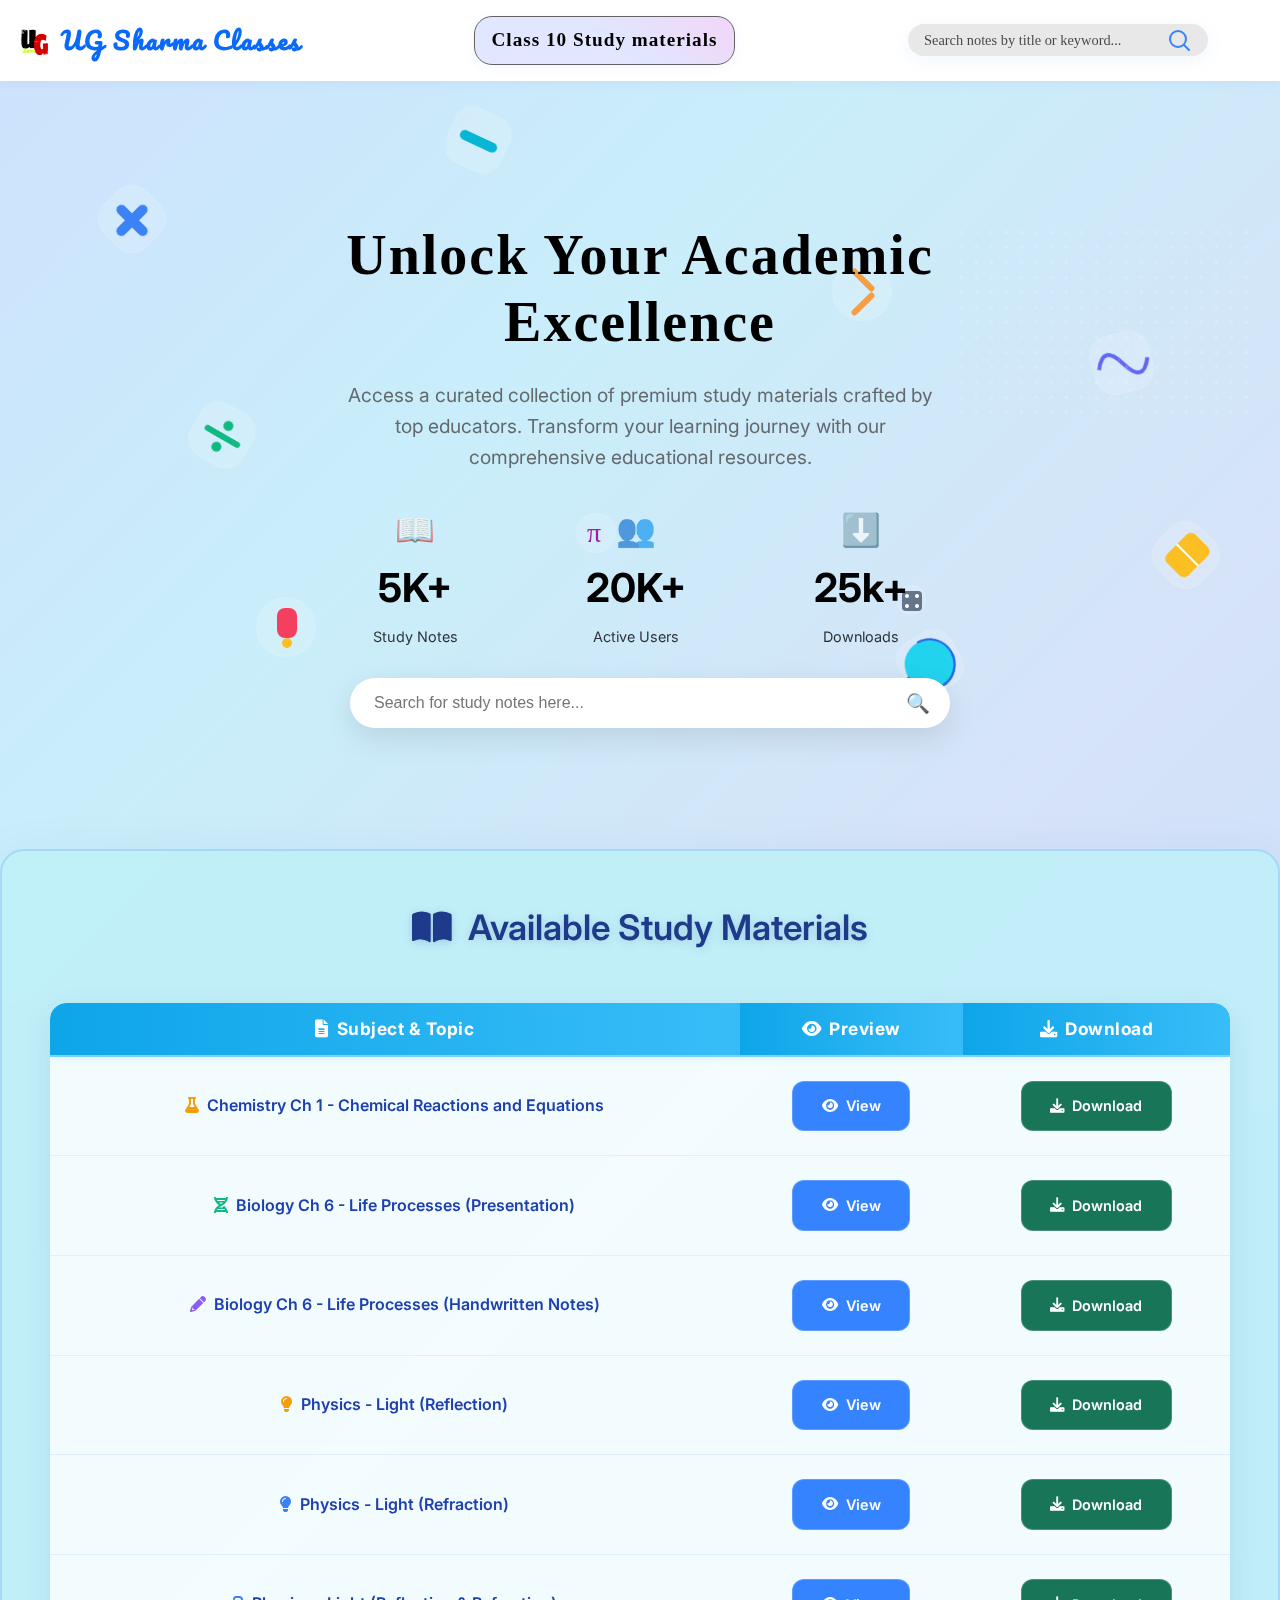
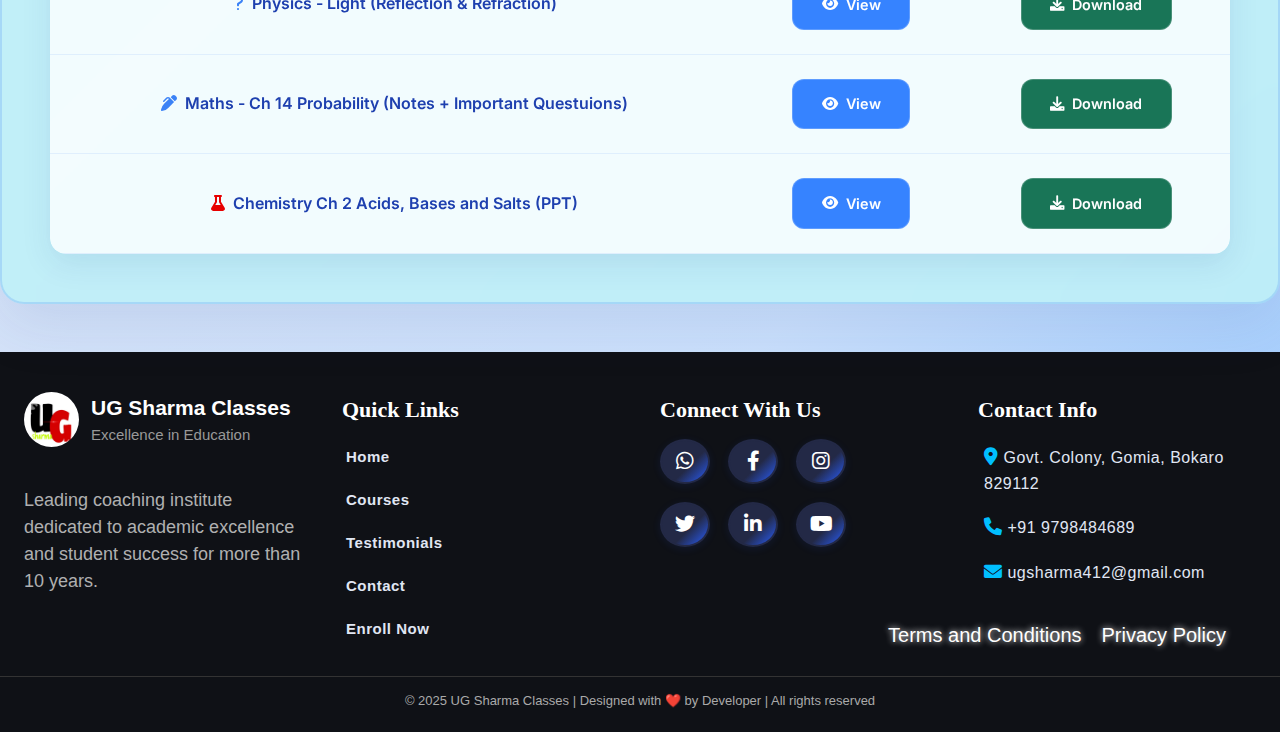
<file: class 10.html>
<!DOCTYPE html>
<html lang="en">

<head>
    <meta charset="UTF-8">
    <meta name="viewport" content="width=device-width, initial-scale=1.0">
    <title>UG Sharma Classes - Unlock Your Academic Excellence</title>
    <link rel="stylesheet" href="css (notes & ppts).css">
    <!-- Standard Favicon -->
    <link rel="icon" href="images/favicon.ico" type="image/x-icon">
    <link rel="shortcut icon" href="images/favicon.ico" type="image/x-icon">

    <!-- PNG Icons for Various Sizes -->
    <link rel="icon" type="image/png" sizes="32x32" href="images/favicon-32x32.png">
    <link rel="icon" type="image/png" sizes="96x96" href="images/favicon-96x96.png">
    <link rel="icon" type="image/png" sizes="16x16" href="images/favicon-16x16.png">

    <!-- Apple Touch Icon -->
    <link rel="apple-touch-icon" sizes="180x180" href="images/apple-touch-icon.png">

    <!-- Web Manifest -->
    <link rel="manifest" href="images/site.webmanifest">

    
    <meta name="description"
        content="Access thousands of high-quality study notes, educational resources, and academic materials For Class 10. Download instantly and boost your learning experience.">
    <meta name="keywords"
        content="study notes, educational resources, academic materials, download notes, learning resources, student notes for Class 10">
    <!-- Add Google Fonts -->
    <link href="https://fonts.googleapis.com/css2?family=Inter:wght@400;600;700&family=Pacifico&display=swap"
        rel="stylesheet">
    <link rel="preconnect" href="https://fonts.googleapis.com">
    <link rel="preconnect" href="https://fonts.gstatic.com" crossorigin>
    <!-- Font Awesome CDN for Icons -->
    <link rel="stylesheet" href="https://cdnjs.cloudflare.com/ajax/libs/font-awesome/6.0.0/css/all.min.css">

    <!-- Google Analystics -->
    <script async src="https://www.googletagmanager.com/gtag/js?id=G-T4TV6S9CF6"></script>
    <script>
        window.dataLayer = window.dataLayer || [];
        function gtag() { dataLayer.push(arguments); }
        gtag('js', new Date());
        gtag('config', 'G-T4TV6S9CF6');
    </script>

    <!-- Google Tag Manager -->
    <script>(function (w, d, s, l, i) {
            w[l] = w[l] || []; w[l].push({
                'gtm.start':
                    new Date().getTime(), event: 'gtm.js'
            }); var f = d.getElementsByTagName(s)[0],
                j = d.createElement(s), dl = l != 'dataLayer' ? '&l=' + l : ''; j.async = true; j.src =
                    'https://www.googletagmanager.com/gtm.js?id=' + i + dl; f.parentNode.insertBefore(j, f);
        })(window, document, 'script', 'dataLayer', 'GTM-PB2L4GMF');</script>
    <!-- End Google Tag Manager -->

</head>

<body>

    <!-- Google Tag Manager (noscript) -->
    <noscript><iframe src="https://www.googletagmanager.com/ns.html?id=GTM-PB2L4GMF" height="0" width="0"
            style="display:none;visibility:hidden"></iframe></noscript>

    <div id="progressBar"></div>

    <!-- Header -->
    <header class="header">
        <div class="header-container">
            <a href="#" class="logo" style="display: flex; align-items: center; gap: 0.5rem;">
                <img src="images/logo.png" alt="UG Sharma Logo"
                    style="height: 36px; width: 36px; object-fit: contain; margin-left: -55px;">
                UG Sharma Classes
            </a>

            <div id="heading">
                <h2>Class 10 Study materials</h2>
            </div>

            <div class="search-box">
                <input type="text" placeholder="Search notes by title or keyword..." class="header-search-input">
                <span class="search-icon">
                    <svg width="22" height="22" viewBox="0 0 22 22" fill="none">
                        <circle cx="10" cy="10" r="8" stroke="#3b82f6" stroke-width="2" />
                        <line x1="16" y1="16" x2="21" y2="21" stroke="#3b82f6" stroke-width="2"
                            stroke-linecap="round" />
                    </svg>
                </span>
            </div>
        </div>
    </header>

    <!-- Hero Section -->
    <section class="hero">
        <div class="floating-shapes">
            <!-- Educational SVG icons replacing abstract shapes -->
            <div class="shape" style="top:15%;left:8%;width:60px;height:60px;">
                <!-- Addition (+) -->
                <svg width="60" height="60" viewBox="0 0 60 60" fill="none">
                    <rect x="25" y="10" width="10" height="40" rx="5" fill="#3b82f6" />
                    <rect x="10" y="25" width="40" height="10" rx="5" fill="#3b82f6" />
                </svg>
            </div>
            <div class="shape" style="top:4%;left:35%;width:60px;height:60px;">
                <!-- Subtraction (-) -->
                <svg width="60" height="60" viewBox="0 0 60 60" fill="none">
                    <rect x="10" y="25" width="40" height="10" rx="5" fill="#06b6d4" />
                </svg>
            </div>
            <div class="shape" style="top:25%;left:65%;width:60px;height:60px;">
                <!-- Multiplication (×) -->
                <svg width="60" height="60" viewBox="0 0 60 60" fill="none">
                    <rect x="15" y="15" width="30" height="6" rx="3" fill="#f59e42" transform="rotate(45 30 18)" />
                    <rect x="15" y="39" width="30" height="6" rx="3" fill="#f59e42" transform="rotate(-45 30 42)" />
                </svg>
            </div>
            <div class="shape" style="top:45%;left:15%;width:60px;height:60px;">
                <!-- Division (÷) -->
                <svg width="60" height="60" viewBox="0 0 60 60" fill="none">
                    <circle cx="30" cy="18" r="5" fill="#10b981" />
                    <rect x="10" y="27" width="40" height="6" rx="3" fill="#10b981" />
                    <circle cx="30" cy="42" r="5" fill="#10b981" />
                </svg>
            </div>
            <div class="shape" style="top:35%;right:10%;width:60px;height:60px;">
                <!-- Sine wave (sin) -->
                <svg width="60" height="60" viewBox="0 0 60 60" fill="none">
                    <path d="M5 30 Q15 5, 30 30 T55 30" stroke="#6366f1" stroke-width="4" fill="none" />
                </svg>
            </div>
            <div class="shape" style="bottom:20%;left:20%;width:60px;height:60px;">
                <!-- Beaker (science) -->
                <svg width="60" height="60" viewBox="0 0 60 60" fill="none">
                    <rect x="20" y="10" width="20" height="30" rx="8" fill="#f43f5e" />
                    <rect x="25" y="40" width="10" height="10" rx="5" fill="#fbbf24" />
                </svg>
            </div>
            <div class="shape" style="bottom:15%;right:25%;width:60px;height:60px;">
                <!-- Globe (geography) -->
                <svg width="60" height="60" viewBox="0 0 60 60" fill="none">
                    <circle cx="30" cy="30" r="25" fill="#22d3ee" />
                    <path d="M30 5 A25 25 0 0 1 30 55" stroke="#2563eb" stroke-width="2" />
                    <path d="M5 30 A25 25 0 0 1 55 30" stroke="#2563eb" stroke-width="2" />
                </svg>
            </div>
            <div class="shape" style="top:60%;left:45%;width:40px;height:40px;">
                <!-- Pi symbol (π) -->
                <svg width="40" height="40" viewBox="0 0 40 40" fill="none">
                    <text x="10" y="28" font-size="28" fill="#a21caf" font-family="serif">π</text>
                </svg>
            </div>
            <div class="shape" style="bottom:30%;right:5%;width:60px;height:60px;">
                <!-- Book -->
                <svg width="60" height="60" viewBox="0 0 60 60" fill="none">
                    <rect x="10" y="15" width="40" height="30" rx="6" fill="#fbbf24" />
                    <line x1="30" y1="15" x2="30" y2="45" stroke="#fff" stroke-width="2" />
                </svg>
            </div>
            <div class="shape" style="top:70%;left:70%;width:30px;height:30px;">
                <!-- Calculator -->
                <svg width="30" height="30" viewBox="0 0 30 30" fill="none">
                    <rect x="5" y="5" width="20" height="20" rx="4" fill="#64748b" />
                    <circle cx="10" cy="10" r="2" fill="#fff" />
                    <circle cx="20" cy="10" r="2" fill="#fff" />
                    <circle cx="10" cy="20" r="2" fill="#fff" />
                    <circle cx="20" cy="20" r="2" fill="#fff" />
                </svg>
            </div>
            <div class="dots"></div>
        </div>

        <div class="hero-container">
            <div class="hero-content">
                <h1 class="hero-title">Unlock Your Academic Excellence</h1>
                <p class="hero-description">
                    Access a curated collection of premium study materials crafted by top educators. Transform your
                    learning journey with our comprehensive educational resources.
                </p>

                <div class="stats">
                    <div class="stat-item">
                        <div class="stat-icon">📖</div>
                        <span class="stat-number">5K+</span>
                        <div class="stat-label">Study Notes</div>
                    </div>
                    <div class="stat-item">
                        <div class="stat-icon">👥</div>
                        <span class="stat-number">20K+</span>
                        <div class="stat-label">Active Users</div>
                    </div>
                    <div class="stat-item">
                        <div class="stat-icon">⬇️</div>
                        <span class="stat-number">25k+</span>
                        <div class="stat-label">Downloads</div>
                    </div>
                </div>

                <div class="hero-search">
                    <div class="hero-search-box">
                        <input type="text" id="searchInput" placeholder="Search for study notes here...">
                        <span class="hero-search-icon">🔍</span>
                    </div>
                </div>


            </div>
        </div>
    </section>

    <!--Main Section-->
    <section class="files-section loading">
        <h2><i class="fas fa-book-open" style="margin-right: 1rem;"></i>Available Study Materials</h2>
        <div class="table-container">
            <table id="notesTable">
                <thead>
                    <tr>
                        <th><i class="fas fa-file-alt" style="margin-right: 0.5rem;"></i>Subject & Topic</th>
                        <th><i class="fas fa-eye" style="margin-right: 0.5rem;"></i>Preview</th>
                        <th><i class="fas fa-download" style="margin-right: 0.5rem;"></i>Download</th>
                    </tr>
                </thead>
                <tbody>
                    <tr>
                        <td data-label="Subject & Topic">
                            <span><i class="fas fa-flask" style="margin-right: 0.5rem; color: #f59e0b;"></i>Chemistry Ch
                                1 - Chemical
                                Reactions and Equations</span>
                        </td>
                        <td data-label="Preview">
                            <a href="/PPTs/Class 10 chemistry chapter 1 PPT.pdf" target="_blank" class="btn btn-view">
                                <i class="fas fa-eye"></i>View
                            </a>
                        </td>
                        <td data-label="Download">
                            <a href="/PPTs/Class 10 chemistry chapter 1 PPT.pdf" download class="btn btn-download">
                                <i class="fas fa-download"></i>Download
                            </a>
                        </td>
                    </tr>

                    <tr>
                        <td data-label="Subject & Topic">
                            <span><i class="fas fa-dna" style="margin-right: 0.5rem; color: #10b981;"></i>Biology Ch 6 -
                                Life
                                Processes (Presentation)</span>
                        </td>
                        <td data-label="Preview">
                            <a href="/PPTs/CLASS 10 LIFE PROCESS-1-67.pdf" target="_blank" class="btn btn-view">
                                <i class="fas fa-eye"></i>View
                            </a>
                        </td>
                        <td data-label="Download">
                            <a href="/PPTs/CLASS 10 LIFE PROCESS-1-67.pdf" download class="btn btn-download">
                                <i class="fas fa-download"></i>Download
                            </a>
                        </td>
                    </tr>

                    <tr>
                        <td data-label="Subject & Topic">
                            <span><i class="fas fa-pencil-alt" style="margin-right: 0.5rem; color: #8b5cf6;"></i>Biology
                                Ch 6 - Life
                                Processes (Handwritten Notes)</span>
                        </td>
                        <td data-label="Preview">
                            <a href="/notes/CLASS 10 LIFE PROCESSES .pdf" target="_blank" class="btn btn-view">
                                <i class="fas fa-eye"></i>View
                            </a>
                        </td>
                        <td data-label="Download">
                            <a href="/notes/CLASS 10 LIFE PROCESSES .pdf" download class="btn btn-download">
                                <i class="fas fa-download"></i>Download
                            </a>
                        </td>
                    </tr>

                    <tr>
                        <td data-label="Subject & Topic">
                            <span><i class="fas fa-lightbulb" style="margin-right: 0.5rem; color: #f59e0b;"></i>Physics
                                - Light
                                (Reflection)</span>
                        </td>
                        <td data-label="Preview">
                            <a href="/PPTs/class 10 light (Reflection).pdf" target="_blank" class="btn btn-view">
                                <i class="fas fa-eye"></i>View
                            </a>
                        </td>
                        <td data-label="Download">
                            <a href="/PPTs/class 10 light (Reflection).pdf" download class="btn btn-download">
                                <i class="fas fa-download"></i>Download
                            </a>
                        </td>
                    </tr>

                    <tr>
                        <td data-label="Subject & Topic">
                            <span><i class="fas fa-lightbulb" style="margin-right: 0.5rem; color: #3b82f6;"></i>Physics
                                - Light
                                (Refraction)</span>
                        </td>
                        <td data-label="Preview">
                            <a href="/PPTs/CLASS !0 LIGHT (REFRACTION).pdf" target="_blank" class="btn btn-view">
                                <i class="fas fa-eye"></i>View
                            </a>
                        </td>
                        <td data-label="Download">
                            <a href="/PPTs/CLASS !0 LIGHT (REFRACTION).pdf" download class="btn btn-download">
                                <i class="fas fa-download"></i>Download
                            </a>
                        </td>
                    </tr>

                    <tr>
                        <td data-label="Subject & Topic">
                            <span><i class="fas fa-question" style="margin-right: 0.5rem; color: #3b82f6;"></i>Physics -
                                Light
                                (Reflection & Refraction)</span>
                        </td>
                        <td data-label="Preview">
                            <a href="notes/CLASS 10 LIGHT PYQ QUESTIONS.pdf" target="_blank" class="btn btn-view">
                                <i class="fas fa-eye"></i>View
                            </a>
                        </td>
                        <td data-label="Download">
                            <a href="notes/CLASS 10 LIGHT PYQ QUESTIONS.pdf" download class="btn btn-download">
                                <i class="fas fa-download"></i>Download
                            </a>
                        </td>
                    </tr>



                    <tr>
                        <td data-label="Subject & Topic">
                            <span><i class="fas fa-pen-alt" style="margin-right: 0.5rem; color: #3b82f6;"></i>Maths - Ch
                                14 Probability (Notes + Important Questuions)</span>
                        </td>
                        <td data-label="Preview">
                            <a href="notes/CLASS 10 PROBABILITY.pdf" target="_blank" class="btn btn-view">
                                <i class="fas fa-eye"></i>View
                            </a>
                        </td>
                        <td data-label="Download">
                            <a href="notes/CLASS 10 PROBABILITY.pdf" download class="btn btn-download">
                                <i class="fas fa-download"></i>Download
                            </a>
                        </td>
                    </tr>

                     <tr>
                        <td data-label="Subject & Topic">
                            <span><i class="fas fa-flask" style="margin-right: 0.5rem; color: #e70000;"></i>Chemistry Ch 2 Acids, Bases and Salts (PPT)</span>
                        </td>
                        <td data-label="Preview">
                            <a href="PPTs/CLASS 10  ACIDS BASES AND SALTS.pdf" target="_blank" class="btn btn-view">
                                <i class="fas fa-eye"></i>View
                            </a>
                        </td>
                        <td data-label="Download">
                            <a href="PPTs/CLASS 10  ACIDS BASES AND SALTS.pdf" download class="btn btn-download">
                                <i class="fas fa-download"></i>Download
                            </a>
                        </td>
                    </tr>


                </tbody>
            </table>
        </div>
    </section>

    <button id="scrollTopBtn" onclick="scrollTopFunction()">
        <i class="fas fa-chevron-up"></i>
    </button>


    <!--Footer Starts-->
    <footer class="custom-footer">
        <div class="footer-container">
            <!-- Logo & Description -->
            <div class="footer-column">
                <div class="footer-logo">
                    <img src="/images/logo.png" alt="UG Logo" class="footer-logo-img">
                    <div>
                        <h3 class="footer-title">UG Sharma Classes</h3>
                        <p class="footer-subtext">Excellence in Education</p>
                    </div>
                </div>
                <p class="footer-description">
                    Leading coaching institute dedicated to academic excellence and student success for more
                    than 10
                    years.
                </p>
            </div>

            <!-- Quick Links -->
            <div class="footer-column">
                <h4 class="footer-heading">Quick Links</h4>
                <ul class="footer-links">
                    <li><a href="index.html">Home</a></li>
                    <li><a href="courses.html">Courses</a></li>
                    <li><a href="Testimonials.html">Testimonials</a></li>
                    <li><a href="contact.html">Contact</a></li>
                    <li><a href="enroll page.html">Enroll Now</a></li>
                </ul>
            </div>

            <!-- Social Media -->
            <div class="footer-column">
                <h4 class="footer-heading">Connect With Us</h4>
                <div class="social-icons">
                    <a href="https://whatsapp.com/channel/0029VbAwN2Y2kNFmk7hMjp44" class="whatsapp"><i
                            class="fab fa-whatsapp"></i></a>
                    <a href="https://www.facebook.com/profile.php?id=61574797906927" class="facebook"><i
                            class="fab fa-facebook-f"></i></a>
                    <a href="https://www.instagram.com/ug_sharma_classes/" class="instagram"><i
                            class="fab fa-instagram"></i></a>
                    <a href="https://x.com/UGSharmaClasses" class="twitter"><i class="fab fa-twitter"></i></a>
                    <a href="#" class="linkedin"><i class="fab fa-linkedin-in"></i></a>
                    <a href="https://www.youtube.com/channel/UCnQkp59gl8kYSwRT4R4Mi_A" class="youtube"><i
                            class="fab fa-youtube"></i></a>
                </div>
            </div>

            <!-- Contact Info -->
            <div class="footer-column">
                <h4 class="footer-heading">Contact Info</h4>
                <ul class="footer-contact">
                    <li><i class="fas fa-map-marker-alt"></i> Govt. Colony, Gomia, Bokaro 829112</li>
                    <li><i class="fas fa-phone"></i> +91 9798484689</li>
                    <li><i class="fas fa-envelope"></i> ugsharma412@gmail.com</li>
                </ul>
            </div>
        </div>

        <div class="footer-bottom-links">
            <a href="terms and conditions.html">Terms and Conditions</a>
            <a href="private policy.html">Privacy Policy</a>
        </div>

        <div class="footer-bottom-bar">
            &copy; 2025 UG Sharma Classes | Designed with ❤️ by Developer | All rights reserved
        </div>
    </footer>


    <script>
        // Enhanced Progress Bar with smooth animation
        let ticking = false;

        function updateProgressBar() {
            const winScroll = document.body.scrollTop || document.documentElement.scrollTop;
            const height = document.documentElement.scrollHeight - document.documentElement.clientHeight;
            const scrolled = (winScroll / height) * 100;
            document.getElementById("progressBar").style.width = scrolled + "%";
            ticking = false;
        }

        function requestTick() {
            if (!ticking) {
                requestAnimationFrame(updateProgressBar);
                ticking = true;
            }
        }

        window.addEventListener('scroll', requestTick);

        // Enhanced Scroll Button with smooth show/hide
        function scrollFunction() {
            const mybutton = document.getElementById("scrollTopBtn");
            if (document.body.scrollTop > 400 || document.documentElement.scrollTop > 400) {
                mybutton.style.display = "block";
                setTimeout(() => mybutton.style.opacity = "1", 10);
            } else {
                mybutton.style.opacity = "0";
                setTimeout(() => mybutton.style.display = "none", 300);
            }
        }

        function scrollTopFunction() {
            document.body.scrollTop = 0;
            document.documentElement.scrollTop = 0;
        }

        window.addEventListener('scroll', scrollFunction);

        // Enhanced Search with better performance and animations
        let searchTimeout;
        document.getElementById('searchInput').addEventListener('input', function () {
            clearTimeout(searchTimeout);
            searchTimeout = setTimeout(() => {
                const filter = this.value.toLowerCase();
                const rows = document.querySelectorAll('#notesTable tbody tr');

                rows.forEach((row, index) => {
                    const text = row.innerText.toLowerCase();
                    const titleSpan = row.querySelector('span');
                    const originalText = titleSpan.textContent;

                    if (text.includes(filter)) {
                        row.style.display = '';
                        row.style.opacity = '0';

                        // Highlight matching text
                        if (filter && filter.length > 0) {
                            const regex = new RegExp(`(${filter})`, 'gi');
                            titleSpan.innerHTML = originalText.replace(regex, '<mark>$1</mark>');
                        } else {
                            titleSpan.innerHTML = originalText;
                        }

                        // Staggered animation for results
                        setTimeout(() => {
                            row.style.transition = 'opacity 0.3s ease, transform 0.3s ease';
                            row.style.opacity = '1';
                            row.style.transform = 'translateY(0)';
                        }, index * 50);
                    } else {
                        row.style.opacity = '0';
                        row.style.transform = 'translateY(-10px)';
                        setTimeout(() => {
                            row.style.display = 'none';
                        }, 300);
                    }
                });
            }, 200);
        });

        // Loading animation
        document.addEventListener('DOMContentLoaded', function () {
            const filesSection = document.querySelector('.files-section');
            setTimeout(() => {
                filesSection.classList.add('loading');
            }, 100);
        });
    </script>


    <script>
        // Add some interactive effects
        document.querySelectorAll('.btn').forEach(btn => {
            btn.addEventListener('mouseenter', function () {
                this.style.transform = 'translateY(-2px) scale(1.05)';
            });

            btn.addEventListener('mouseleave', function () {
                this.style.transform = 'translateY(0) scale(1)';
            });
        });

        // Animate stats on scroll
        function animateStats() {
            const stats = document.querySelectorAll('.stat-number');

            stats.forEach(stat => {
                const target = parseInt(stat.textContent.replace(/[^\d]/g, ''));
                const suffix = stat.textContent.replace(/[\d]/g, '');
                let current = 0;
                const increment = target / 100;

                const updateStat = () => {
                    if (current < target) {
                        current += increment;
                        stat.textContent = Math.floor(current) + suffix;
                        requestAnimationFrame(updateStat);
                    } else {
                        stat.textContent = target + suffix;
                    }
                };

                updateStat();
            });
        }

        // Trigger animation when page loads
        window.addEventListener('load', () => {
            setTimeout(animateStats, 1000);
        });

        // Add parallax effect to floating shapes
        window.addEventListener('scroll', () => {
            const scrolled = window.pageYOffset;
            const shapes = document.querySelectorAll('.shape');

            shapes.forEach((shape, index) => {
                const speed = (index + 1) * 0.5;
                shape.style.transform = `translateY(${scrolled * speed}px)`;
            });
        });
    </script>
</body>

</html>
</file>
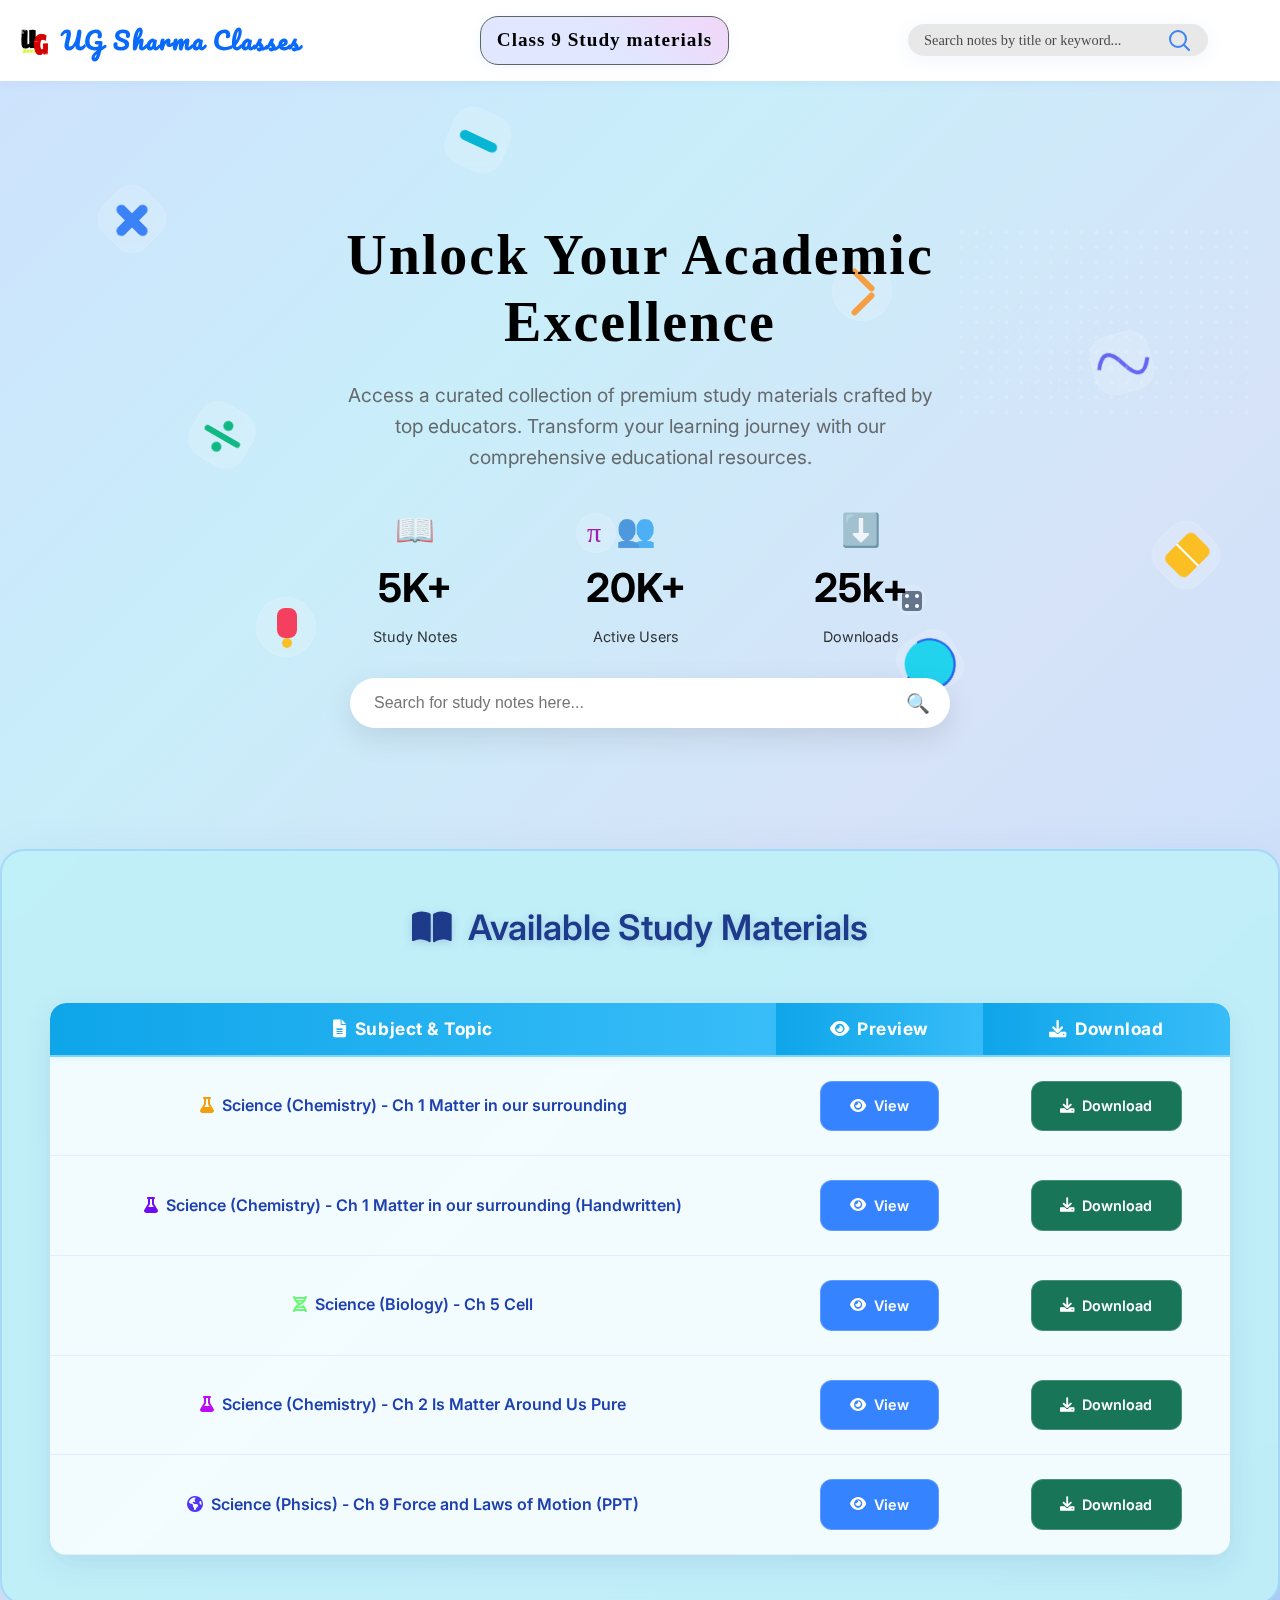
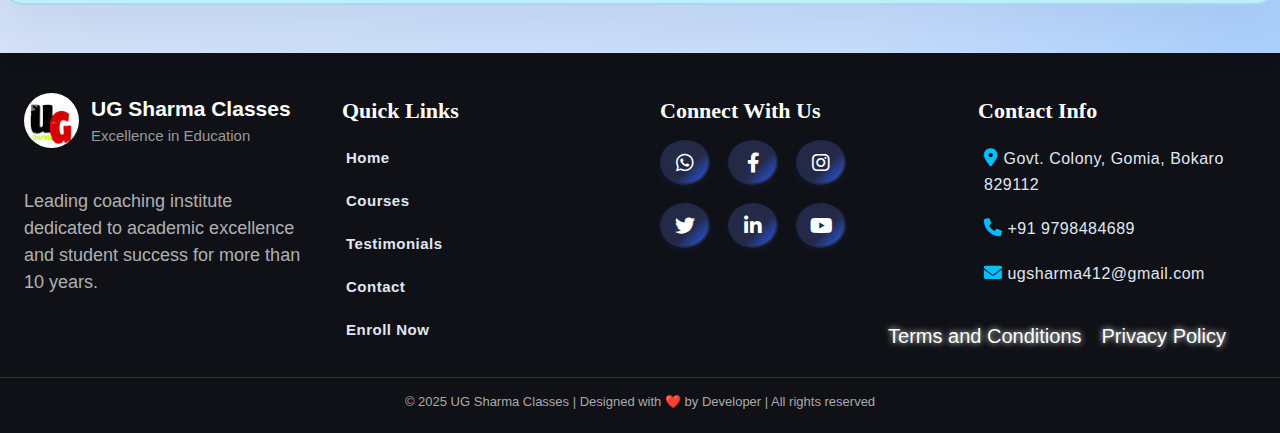
<file: class 9.html>
<!DOCTYPE html>
<html lang="en">

<head>
  <meta charset="UTF-8">
  <!-- Standard Favicon -->
  <link rel="icon" href="images/favicon.ico" type="image/x-icon">
  <link rel="shortcut icon" href="images/favicon.ico" type="image/x-icon">

  <!-- PNG Icons for Various Sizes -->
  <link rel="icon" type="image/png" sizes="32x32" href="images/favicon-32x32.png">
  <link rel="icon" type="image/png" sizes="96x96" href="images/favicon-96x96.png">
  <link rel="icon" type="image/png" sizes="16x16" href="images/favicon-16x16.png">

  <!-- Apple Touch Icon -->
  <link rel="apple-touch-icon" sizes="180x180" href="images/apple-touch-icon.png">

  <!-- Web Manifest -->
  <link rel="manifest" href="images/site.webmanifest">

  <link rel="stylesheet" href="css (notes & ppts).css">
  <meta name="viewport" content="width=device-width, initial-scale=1">
  <title>U.G. Sharma Classes - Class 9 Notes</title>

  <!-- Add Google Fonts -->
  <link href="https://fonts.googleapis.com/css2?family=Inter:wght@400;600;700&family=Pacifico&display=swap"
    rel="stylesheet">
  <link rel="preconnect" href="https://fonts.googleapis.com">
  <link rel="preconnect" href="https://fonts.gstatic.com" crossorigin>
  <!-- Font Awesome CDN for Icons -->
  <link rel="stylesheet" href="https://cdnjs.cloudflare.com/ajax/libs/font-awesome/6.0.0/css/all.min.css">

  <!-- Google Analystics -->
  <script async src="https://www.googletagmanager.com/gtag/js?id=G-T4TV6S9CF6"></script>
  <script>
    window.dataLayer = window.dataLayer || [];
    function gtag() { dataLayer.push(arguments); }
    gtag('js', new Date());
    gtag('config', 'G-T4TV6S9CF6');
  </script>

  <!-- Google Tag Manager -->
  <script>(function (w, d, s, l, i) {
      w[l] = w[l] || []; w[l].push({
        'gtm.start':
          new Date().getTime(), event: 'gtm.js'
      }); var f = d.getElementsByTagName(s)[0],
        j = d.createElement(s), dl = l != 'dataLayer' ? '&l=' + l : ''; j.async = true; j.src =
          'https://www.googletagmanager.com/gtm.js?id=' + i + dl; f.parentNode.insertBefore(j, f);
    })(window, document, 'script', 'dataLayer', 'GTM-PB2L4GMF');</script>
  <!-- End Google Tag Manager -->

</head>

<body>

  <!-- Google Tag Manager (noscript) -->
  <noscript><iframe src="https://www.googletagmanager.com/ns.html?id=GTM-PB2L4GMF" height="0" width="0"
      style="display:none;visibility:hidden"></iframe></noscript>

  <div id="progressBar"></div>

  <!-- Header -->
  <header class="header">
    <div class="header-container">
      <a href="#" class="logo" style="display: flex; align-items: center; gap: 0.5rem;">
        <img src="images/logo.png" alt="UG Sharma Logo"
          style="height: 36px; width: 36px; object-fit: contain; margin-left: -55px;">
        UG Sharma Classes
      </a>

      <div id="heading">
        <h2>Class 9 Study materials</h2>
      </div>

      <div class="search-box">
        <input type="text" placeholder="Search notes by title or keyword..." class="header-search-input">
        <span class="search-icon">
          <svg width="22" height="22" viewBox="0 0 22 22" fill="none">
            <circle cx="10" cy="10" r="8" stroke="#3b82f6" stroke-width="2" />
            <line x1="16" y1="16" x2="21" y2="21" stroke="#3b82f6" stroke-width="2" stroke-linecap="round" />
          </svg>
        </span>
      </div>
    </div>
  </header>

  <!-- Hero Section -->
  <section class="hero">
    <div class="floating-shapes">
      <!-- Educational SVG icons replacing abstract shapes -->
      <div class="shape" style="top:15%;left:8%;width:60px;height:60px;">
        <!-- Addition (+) -->
        <svg width="60" height="60" viewBox="0 0 60 60" fill="none">
          <rect x="25" y="10" width="10" height="40" rx="5" fill="#3b82f6" />
          <rect x="10" y="25" width="40" height="10" rx="5" fill="#3b82f6" />
        </svg>
      </div>
      <div class="shape" style="top:4%;left:35%;width:60px;height:60px;">
        <!-- Subtraction (-) -->
        <svg width="60" height="60" viewBox="0 0 60 60" fill="none">
          <rect x="10" y="25" width="40" height="10" rx="5" fill="#06b6d4" />
        </svg>
      </div>
      <div class="shape" style="top:25%;left:65%;width:60px;height:60px;">
        <!-- Multiplication (×) -->
        <svg width="60" height="60" viewBox="0 0 60 60" fill="none">
          <rect x="15" y="15" width="30" height="6" rx="3" fill="#f59e42" transform="rotate(45 30 18)" />
          <rect x="15" y="39" width="30" height="6" rx="3" fill="#f59e42" transform="rotate(-45 30 42)" />
        </svg>
      </div>
      <div class="shape" style="top:45%;left:15%;width:60px;height:60px;">
        <!-- Division (÷) -->
        <svg width="60" height="60" viewBox="0 0 60 60" fill="none">
          <circle cx="30" cy="18" r="5" fill="#10b981" />
          <rect x="10" y="27" width="40" height="6" rx="3" fill="#10b981" />
          <circle cx="30" cy="42" r="5" fill="#10b981" />
        </svg>
      </div>
      <div class="shape" style="top:35%;right:10%;width:60px;height:60px;">
        <!-- Sine wave (sin) -->
        <svg width="60" height="60" viewBox="0 0 60 60" fill="none">
          <path d="M5 30 Q15 5, 30 30 T55 30" stroke="#6366f1" stroke-width="4" fill="none" />
        </svg>
      </div>
      <div class="shape" style="bottom:20%;left:20%;width:60px;height:60px;">
        <!-- Beaker (science) -->
        <svg width="60" height="60" viewBox="0 0 60 60" fill="none">
          <rect x="20" y="10" width="20" height="30" rx="8" fill="#f43f5e" />
          <rect x="25" y="40" width="10" height="10" rx="5" fill="#fbbf24" />
        </svg>
      </div>
      <div class="shape" style="bottom:15%;right:25%;width:60px;height:60px;">
        <!-- Globe (geography) -->
        <svg width="60" height="60" viewBox="0 0 60 60" fill="none">
          <circle cx="30" cy="30" r="25" fill="#22d3ee" />
          <path d="M30 5 A25 25 0 0 1 30 55" stroke="#2563eb" stroke-width="2" />
          <path d="M5 30 A25 25 0 0 1 55 30" stroke="#2563eb" stroke-width="2" />
        </svg>
      </div>
      <div class="shape" style="top:60%;left:45%;width:40px;height:40px;">
        <!-- Pi symbol (π) -->
        <svg width="40" height="40" viewBox="0 0 40 40" fill="none">
          <text x="10" y="28" font-size="28" fill="#a21caf" font-family="serif">π</text>
        </svg>
      </div>
      <div class="shape" style="bottom:30%;right:5%;width:60px;height:60px;">
        <!-- Book -->
        <svg width="60" height="60" viewBox="0 0 60 60" fill="none">
          <rect x="10" y="15" width="40" height="30" rx="6" fill="#fbbf24" />
          <line x1="30" y1="15" x2="30" y2="45" stroke="#fff" stroke-width="2" />
        </svg>
      </div>
      <div class="shape" style="top:70%;left:70%;width:30px;height:30px;">
        <!-- Calculator -->
        <svg width="30" height="30" viewBox="0 0 30 30" fill="none">
          <rect x="5" y="5" width="20" height="20" rx="4" fill="#64748b" />
          <circle cx="10" cy="10" r="2" fill="#fff" />
          <circle cx="20" cy="10" r="2" fill="#fff" />
          <circle cx="10" cy="20" r="2" fill="#fff" />
          <circle cx="20" cy="20" r="2" fill="#fff" />
        </svg>
      </div>
      <div class="dots"></div>
    </div>

    <div class="hero-container">
      <div class="hero-content">
        <h1 class="hero-title">Unlock Your Academic Excellence</h1>
        <p class="hero-description">
          Access a curated collection of premium study materials crafted by top educators. Transform your
          learning journey with our comprehensive educational resources.
        </p>

        <div class="stats">
          <div class="stat-item">
            <div class="stat-icon">📖</div>
            <span class="stat-number">5K+</span>
            <div class="stat-label">Study Notes</div>
          </div>
          <div class="stat-item">
            <div class="stat-icon">👥</div>
            <span class="stat-number">20K+</span>
            <div class="stat-label">Active Users</div>
          </div>
          <div class="stat-item">
            <div class="stat-icon">⬇️</div>
            <span class="stat-number">25k+</span>
            <div class="stat-label">Downloads</div>
          </div>
        </div>

        <div class="hero-search">
          <div class="hero-search-box">
            <input type="text" id="searchInput" placeholder="Search for study notes here...">
            <span class="hero-search-icon">🔍</span>
          </div>
        </div>


      </div>
    </div>
  </section>

  <!--Main Section-->
  <section class="files-section loading">
    <h2><i class="fas fa-book-open" style="margin-right: 1rem;"></i>Available Study Materials</h2>
    <div class="table-container">
      <table id="notesTable">
        <thead>
          <tr>
            <th><i class="fas fa-file-alt" style="margin-right: 0.5rem;"></i>Subject & Topic</th>
            <th><i class="fas fa-eye" style="margin-right: 0.5rem;"></i>Preview</th>
            <th><i class="fas fa-download" style="margin-right: 0.5rem;"></i>Download</th>
          </tr>
        </thead>
        <tbody>
          <tr>
            <td data-label="Subject & Topic">
              <span><i class="fas fa-flask" style="margin-right: 0.5rem; color: #f59e0b;"></i>Science (Chemistry) - Ch 1 Matter in our surrounding</span>
            </td>
            <td data-label="Preview">
              <a href="/PPTs/CLASS 9 MATTER IN OUR SURROUNDING (ppt).pdf" target="_blank" class="btn btn-view">
                <i class="fas fa-eye"></i>View
              </a>
            </td>
            <td data-label="Download">
              <a href="/PPTs/CLASS 9 MATTER IN OUR SURROUNDING (ppt).pdf" download class="btn btn-download">
                <i class="fas fa-download"></i>Download
              </a>
            </td>
          </tr>

          <tr>
            <td data-label="Subject & Topic">
              <span><i class="fas fa-flask" style="margin-right: 0.5rem; color: #700bf5;"></i>Science (Chemistry) - Ch 1 Matter in our surrounding (Handwritten)</span>
            </td>
            <td data-label="Preview">
              <a href="notes/CLASS 9 MATTER IN OUR SURROUNDING (HANDWRITTEN).pdf" target="_blank" class="btn btn-view">
                <i class="fas fa-eye"></i>View
              </a>
            </td>
            <td data-label="Download">
              <a href="notes/CLASS 9 MATTER IN OUR SURROUNDING (HANDWRITTEN).pdf" download class="btn btn-download">
                <i class="fas fa-download"></i>Download
              </a>
            </td>
          </tr>

          <tr>
            <td data-label="Subject & Topic">
              <span><i class="fas fa-dna" style="margin-right: 0.5rem; color: #0bf51798;"></i>Science (Biology) - Ch 5 Cell</span>
            </td>
            <td data-label="Preview">
              <a href="PPTs/CLASS 09 CELL.pdf" target="_blank" class="btn btn-view">
                <i class="fas fa-eye"></i>View
              </a>
            </td>
            <td data-label="Download">
              <a href="PPTs/CLASS 09 CELL.pdf" download class="btn btn-download">
                <i class="fas fa-download"></i>Download
              </a>
            </td>
          </tr>

          <tr>
            <td data-label="Subject & Topic">
              <span><i class="fas fa-flask" style="margin-right: 0.5rem; color: #be0bf5;"></i>Science (Chemistry) - Ch 2 Is Matter Around Us Pure</span>
            </td>
            <td data-label="Preview">
              <a href="PPTs/CLASS 9 IS MATTER AROUND US PURE.pdf" target="_blank" class="btn btn-view">
                <i class="fas fa-eye"></i>View
              </a>
            </td>
            <td data-label="Download">
              <a href="PPTs/CLASS 9 IS MATTER AROUND US PURE.pdf" download class="btn btn-download">
                <i class="fas fa-download"></i>Download
              </a>
            </td>
          </tr>

          <tr>
            <td data-label="Subject & Topic">
              <span><i class="fas fa-earth" style="margin-right: 0.5rem; color: #2e0bf5d3;"></i>Science (Phsics) - Ch 9 Force and Laws of Motion (PPT)</span>
            </td>
            <td data-label="Preview">
              <a href="PPTs/CLASS 9 FORCE AND LAWS OF MOTIONS.pdf" target="_blank" class="btn btn-view">
                <i class="fas fa-eye"></i>View
              </a>
            </td>
            <td data-label="Download">
              <a href="PPTs/CLASS 9 FORCE AND LAWS OF MOTIONS.pdf" download class="btn btn-download">
                <i class="fas fa-download"></i>Download
              </a>
            </td>
          </tr>

        </tbody>
      </table>
  </section>

  <button id="scrollTopBtn" onclick="scrollTopFunction()">
    <i class="fas fa-chevron-up"></i>
  </button>


  <!--Footer Starts-->
  <footer class="custom-footer">
    <div class="footer-container">
      <!-- Logo & Description -->
      <div class="footer-column">
        <div class="footer-logo">
          <img src="/images/logo.png" alt="UG Logo" class="footer-logo-img">
          <div>
            <h3 class="footer-title">UG Sharma Classes</h3>
            <p class="footer-subtext">Excellence in Education</p>
          </div>
        </div>
        <p class="footer-description">
          Leading coaching institute dedicated to academic excellence and student success for more
          than 10
          years.
        </p>
      </div>

      <!-- Quick Links -->
      <div class="footer-column">
        <h4 class="footer-heading">Quick Links</h4>
        <ul class="footer-links">
          <li><a href="index.html">Home</a></li>
          <li><a href="courses.html">Courses</a></li>
          <li><a href="Testimonials.html">Testimonials</a></li>
          <li><a href="contact.html">Contact</a></li>
          <li><a href="enroll page.html">Enroll Now</a></li>
        </ul>
      </div>

      <!-- Social Media -->
      <div class="footer-column">
        <h4 class="footer-heading">Connect With Us</h4>
        <div class="social-icons">
          <a href="https://whatsapp.com/channel/0029VbAwN2Y2kNFmk7hMjp44" class="whatsapp"><i
              class="fab fa-whatsapp"></i></a>
          <a href="https://www.facebook.com/profile.php?id=61574797906927" class="facebook"><i
              class="fab fa-facebook-f"></i></a>
          <a href="https://www.instagram.com/ug_sharma_classes/" class="instagram"><i class="fab fa-instagram"></i></a>
          <a href="https://x.com/UGSharmaClasses" class="twitter"><i class="fab fa-twitter"></i></a>
          <a href="#" class="linkedin"><i class="fab fa-linkedin-in"></i></a>
          <a href="https://www.youtube.com/channel/UCnQkp59gl8kYSwRT4R4Mi_A" class="youtube"><i
              class="fab fa-youtube"></i></a>
        </div>
      </div>

      <!-- Contact Info -->
      <div class="footer-column">
        <h4 class="footer-heading">Contact Info</h4>
        <ul class="footer-contact">
          <li><i class="fas fa-map-marker-alt"></i> Govt. Colony, Gomia, Bokaro 829112</li>
          <li><i class="fas fa-phone"></i> +91 9798484689</li>
          <li><i class="fas fa-envelope"></i> ugsharma412@gmail.com</li>
        </ul>
      </div>
    </div>

    <div class="footer-bottom-links">
      <a href="terms and conditions.html">Terms and Conditions</a>
      <a href="private policy.html">Privacy Policy</a>
    </div>

    <div class="footer-bottom-bar">
      &copy; 2025 UG Sharma Classes | Designed with ❤️ by Developer | All rights reserved
    </div>
  </footer>


  <script>
    // Enhanced Progress Bar with smooth animation
    let ticking = false;

    function updateProgressBar() {
      const winScroll = document.body.scrollTop || document.documentElement.scrollTop;
      const height = document.documentElement.scrollHeight - document.documentElement.clientHeight;
      const scrolled = (winScroll / height) * 100;
      document.getElementById("progressBar").style.width = scrolled + "%";
      ticking = false;
    }

    function requestTick() {
      if (!ticking) {
        requestAnimationFrame(updateProgressBar);
        ticking = true;
      }
    }

    window.addEventListener('scroll', requestTick);

    // Enhanced Scroll Button with smooth show/hide
    function scrollFunction() {
      const mybutton = document.getElementById("scrollTopBtn");
      if (document.body.scrollTop > 400 || document.documentElement.scrollTop > 400) {
        mybutton.style.display = "block";
        setTimeout(() => mybutton.style.opacity = "1", 10);
      } else {
        mybutton.style.opacity = "0";
        setTimeout(() => mybutton.style.display = "none", 300);
      }
    }

    function scrollTopFunction() {
      document.body.scrollTop = 0;
      document.documentElement.scrollTop = 0;
    }

    window.addEventListener('scroll', scrollFunction);

    // Enhanced Search with better performance and animations
    let searchTimeout;
    document.getElementById('searchInput').addEventListener('input', function () {
      clearTimeout(searchTimeout);
      searchTimeout = setTimeout(() => {
        const filter = this.value.toLowerCase();
        const rows = document.querySelectorAll('#notesTable tbody tr');

        rows.forEach((row, index) => {
          const text = row.innerText.toLowerCase();
          const titleSpan = row.querySelector('span');
          const originalText = titleSpan.textContent;

          if (text.includes(filter)) {
            row.style.display = '';
            row.style.opacity = '0';

            // Highlight matching text
            if (filter && filter.length > 0) {
              const regex = new RegExp(`(${filter})`, 'gi');
              titleSpan.innerHTML = originalText.replace(regex, '<mark>$1</mark>');
            } else {
              titleSpan.innerHTML = originalText;
            }

            // Staggered animation for results
            setTimeout(() => {
              row.style.transition = 'opacity 0.3s ease, transform 0.3s ease';
              row.style.opacity = '1';
              row.style.transform = 'translateY(0)';
            }, index * 50);
          } else {
            row.style.opacity = '0';
            row.style.transform = 'translateY(-10px)';
            setTimeout(() => {
              row.style.display = 'none';
            }, 300);
          }
        });
      }, 200);
    });

    // Loading animation
    document.addEventListener('DOMContentLoaded', function () {
      const filesSection = document.querySelector('.files-section');
      setTimeout(() => {
        filesSection.classList.add('loading');
      }, 100);
    });
  </script>


  <script>
    // Add some interactive effects
    document.querySelectorAll('.btn').forEach(btn => {
      btn.addEventListener('mouseenter', function () {
        this.style.transform = 'translateY(-2px) scale(1.05)';
      });

      btn.addEventListener('mouseleave', function () {
        this.style.transform = 'translateY(0) scale(1)';
      });
    });

    // Animate stats on scroll
    function animateStats() {
      const stats = document.querySelectorAll('.stat-number');

      stats.forEach(stat => {
        const target = parseInt(stat.textContent.replace(/[^\d]/g, ''));
        const suffix = stat.textContent.replace(/[\d]/g, '');
        let current = 0;
        const increment = target / 100;

        const updateStat = () => {
          if (current < target) {
            current += increment;
            stat.textContent = Math.floor(current) + suffix;
            requestAnimationFrame(updateStat);
          } else {
            stat.textContent = target + suffix;
          }
        };

        updateStat();
      });
    }

    // Trigger animation when page loads
    window.addEventListener('load', () => {
      setTimeout(animateStats, 1000);
    });

    // Add parallax effect to floating shapes
    window.addEventListener('scroll', () => {
      const scrolled = window.pageYOffset;
      const shapes = document.querySelectorAll('.shape');

      shapes.forEach((shape, index) => {
        const speed = (index + 1) * 0.5;
        shape.style.transform = `translateY(${scrolled * speed}px)`;
      });
    });
  </script>
</body>

</html>
</file>
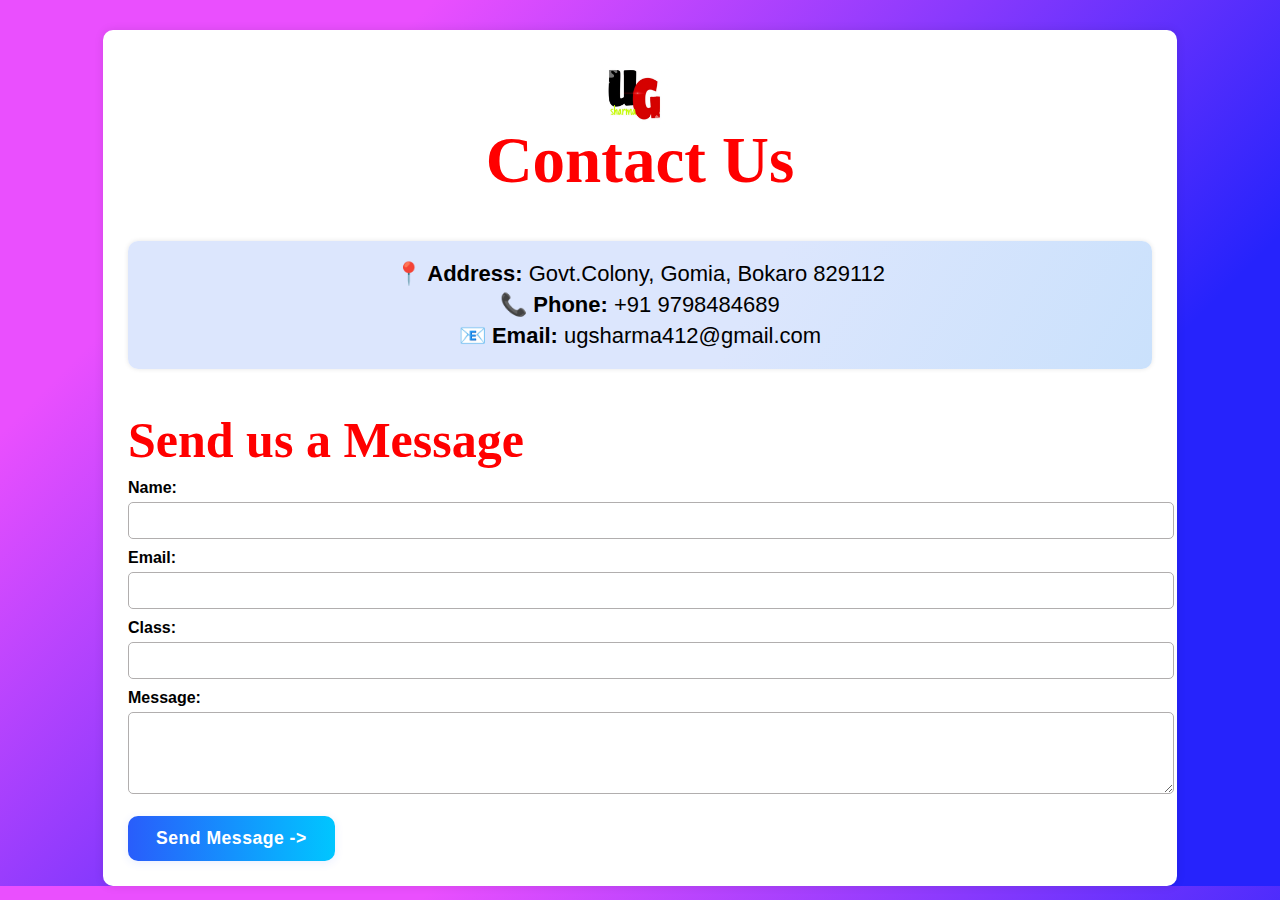
<file: contact.html>
<!DOCTYPE html>
<html lang="en">

<head>
    <meta charset="UTF-8">
    <meta name="viewport" content="width=device-width, initial-scale=1.0">
    <title>Contact Us - Ug Sharma Classes</title>
     <!-- Standard Favicon -->
    <link rel="icon" href="images/favicon.ico" type="image/x-icon">
    <link rel="shortcut icon" href="images/favicon.ico" type="image/x-icon">

    <!-- PNG Icons for Various Sizes -->
    <link rel="icon" type="image/png" sizes="32x32" href="images/favicon-32x32.png">
    <link rel="icon" type="image/png" sizes="96x96" href="images/favicon-96x96.png">
    <link rel="icon" type="image/png" sizes="16x16" href="images/favicon-16x16.png">

    <!-- Apple Touch Icon -->
    <link rel="apple-touch-icon" sizes="180x180" href="images/apple-touch-icon.png">

    <!-- Web Manifest -->
    <link rel="manifest" href="images/site.webmanifest">

    
    <meta name="creator" content="Naman" />
    <meta name="publisher" content="UG Sharma Classes" />

    <!-- Google Analystics -->
    <script async src="https://www.googletagmanager.com/gtag/js?id=G-T4TV6S9CF6"></script>
    <script>
        window.dataLayer = window.dataLayer || [];
        function gtag() { dataLayer.push(arguments); }
        gtag('js', new Date());
        gtag('config', 'G-T4TV6S9CF6');
    </script>

    <!-- Google Tag Manager -->
    <script>(function (w, d, s, l, i) {
            w[l] = w[l] || []; w[l].push({
                'gtm.start':
                    new Date().getTime(), event: 'gtm.js'
            }); var f = d.getElementsByTagName(s)[0],
                j = d.createElement(s), dl = l != 'dataLayer' ? '&l=' + l : ''; j.async = true; j.src =
                    'https://www.googletagmanager.com/gtm.js?id=' + i + dl; f.parentNode.insertBefore(j, f);
        })(window, document, 'script', 'dataLayer', 'GTM-PB2L4GMF');</script>
    <!-- End Google Tag Manager -->

    <style>
        body {
            font-family: Candara, sans-serif;
            margin: 0;
            padding: 0;
            background: linear-gradient(135deg, #ea4ffe 20%, #2623fc 70%);
        }

        .container {
            width: 80%;
            margin: auto;
            background: white;
            padding: 25px;
            box-shadow: 0px 0px 10px rgba(0, 0, 0, 0.1);
            border-radius: 10px;
            margin-top: 30px;
            text-align: center;
        }

        .logo img {
            width: 70px;
            height: auto;
            margin-right: 10px;
            padding-bottom: 0px;
            margin-bottom: -50px;
        }

        h1 {
            color: #ff0000;
            font-size: 65px;
            font-family: Constantia;
            padding-top: 0px;
            font-weight: bold;
        }

        h2 {
            color: #ff0000;
            font-family: baskerville old face;
            font-weight: bolder;
            font-size: 50px;
            margin-bottom: 10px;
        }

        .contact-info {
            margin-top: 20px;
            padding: 15px;
            background: linear-gradient(120deg, #dce6fd 60%, #cae1fc 100%);
            border-radius: 10px;
            box-shadow: 0px 0px 5px rgba(0, 0, 0, 0.1);
        }

        .contact-info p {
            color: #000;
            font-size: 22px;
            margin: 5px 0;
        }

        .contact-form {
            margin-top: 20px;
            text-align: left;
        }

        .contact-form label {
            display: flex;
            font-weight: bold;
            margin-top: 10px;
        }

        .contact-form input,
        .contact-form textarea {
            width: 100%;
            padding: 10px;
            margin-top: 5px;
            border: 1px solid #b1aeae;
            border-radius: 5px;
        }

        .contact-form button {
            background: linear-gradient(90deg, #295dfb 0%, #00c6ff 100%);
            color: #fff;
            padding: 12px 28px;
            border: none;
            border-radius: 10px;
            margin-top: 18px;
            font-size: 1.1rem;
            font-weight: 700;
            cursor: pointer;
            box-shadow: 0 2px 10px rgba(41, 93, 251, 0.10);
            transition: background 0.3s, transform 0.3s, box-shadow 0.3s;
            letter-spacing: 0.5px;
        }

        .contact-form button:hover {
            background: linear-gradient(90deg, #ff6a00, #ee0979);
            transform: scale(1.06);
            box-shadow: 0 4px 18px rgba(255, 106, 0, 0.18);
            animation: rcbGlow 1s infinite alternate;
        }

        @keyframes rcbGlow {
            0% {
                box-shadow: 0 0 10px #ff0000;
            }

            25% {
                box-shadow: 0 0 17px #00ff00;
            }

            50% {
                box-shadow: 0 0 20px #0000ff;
            }

            75% {
                box-shadow: 0 0 20px #ff0000;
            }

            100% {
                box-shadow: 0 0 20px #00ff00;
            }
        }
    </style>
</head>

<body>

    <!-- Google Tag Manager (noscript) -->
    <noscript><iframe src="https://www.googletagmanager.com/ns.html?id=GTM-PB2L4GMF" height="0" width="0"
            style="display:none;visibility:hidden"></iframe></noscript>
    <!-- End Google Tag Manager (noscript) -->


    <div class="container">
        <div class="header">
            <div class="logo">
                <img src="/images/logo.png" alt="Ug Sharma Classes Logo">
            </div>
            <h1>Contact Us</h1>

            <div class="contact-info">
                <p><strong>📍 Address:</strong> Govt.Colony, Gomia, Bokaro 829112</p>
                <p><strong>📞 Phone:</strong> +91 9798484689</p>
                <p><strong>📧 Email:</strong> ugsharma412@gmail.com</p>
            </div>

            <div class="contact-form">
                <h2>Send us a Message</h2>
                <form action="https://api.web3forms.com/submit" method="POST">
                    <input type="hidden" name="access_key" value="326a399e-62c4-47c4-be15-fc014a737bff">
                    <label for="name">Name:</label>
                    <input type="text" id="name" name="name" required>

                    <label for="email">Email:</label>
                    <input type="email" id="email" name="email" required>

                    <label for="class">Class:</label>
                    <input type="text" id="class" name="class" required>

                    <label for="message">Message:</label>
                    <textarea id="message" name="message" rows="4" required></textarea>

                    <button type="submit">Send Message -></button>
                </form>
            </div>
        </div>
</body>
</html>
</file>
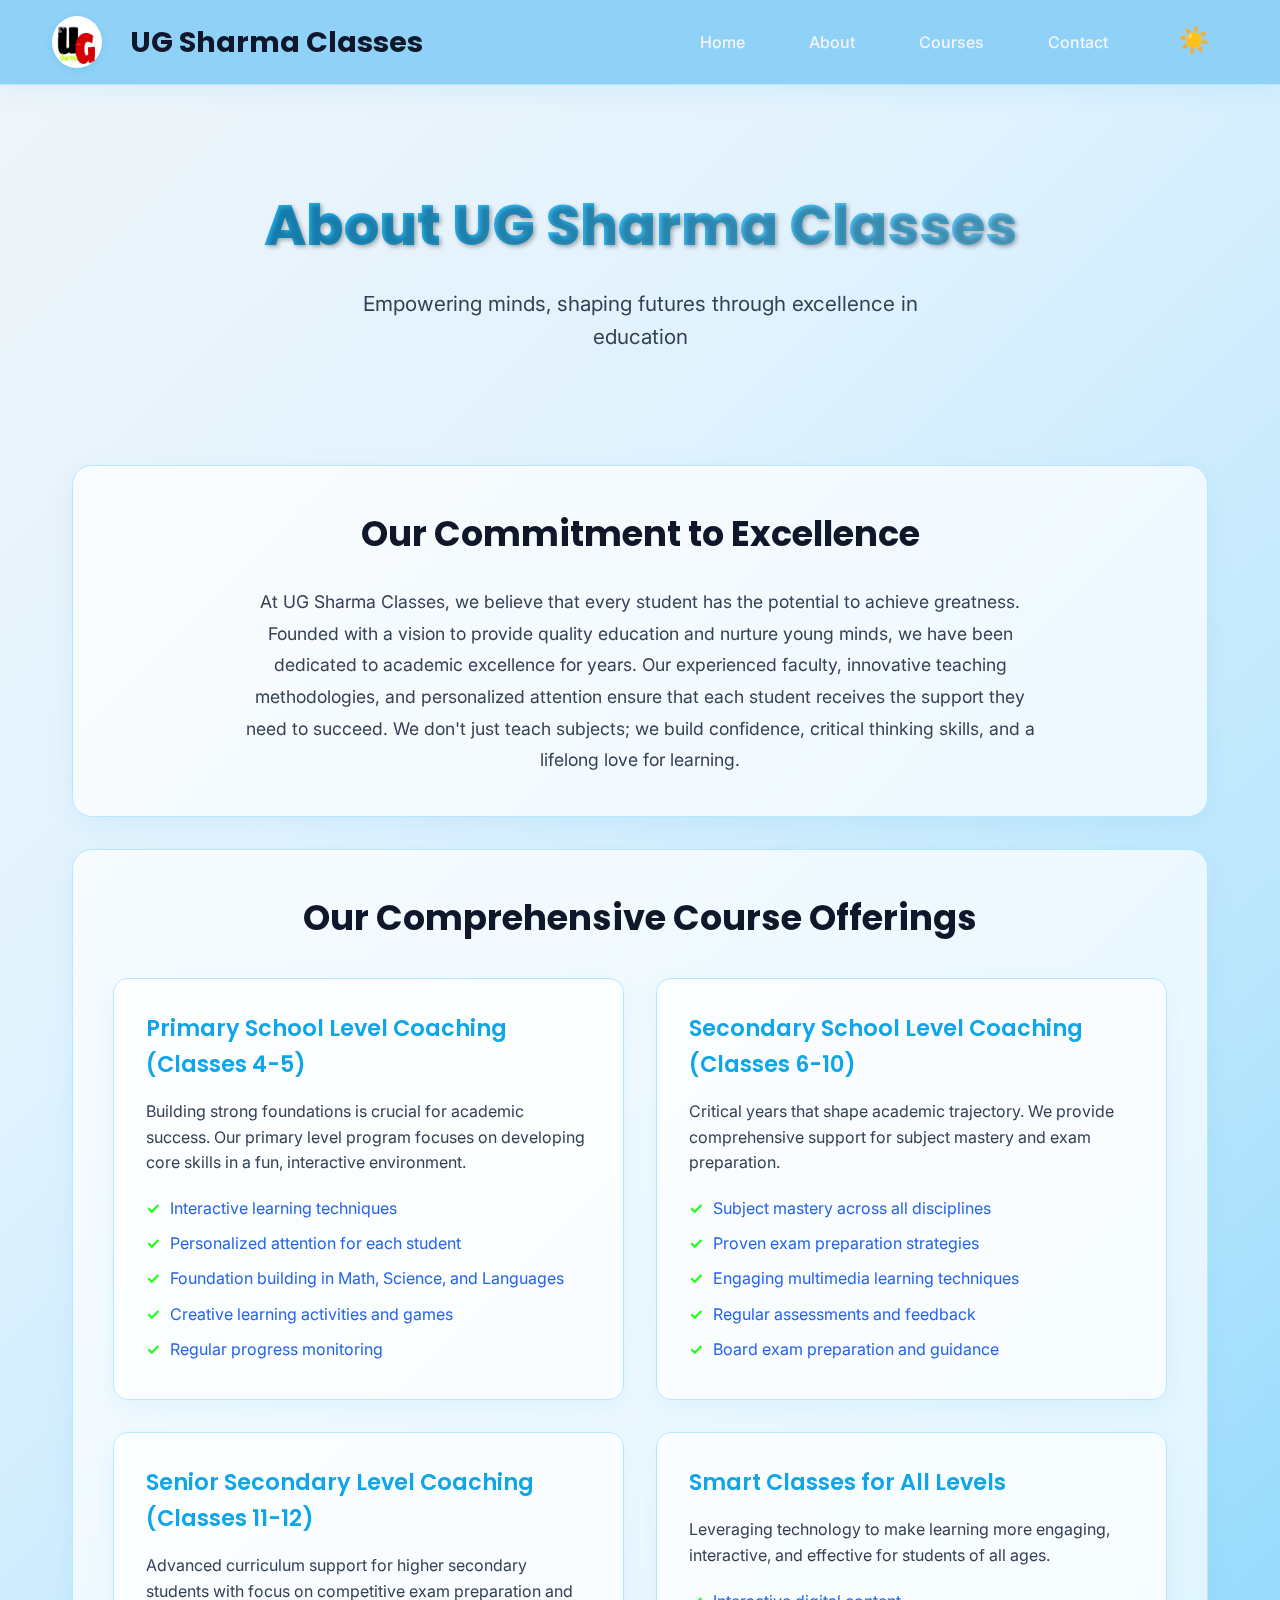
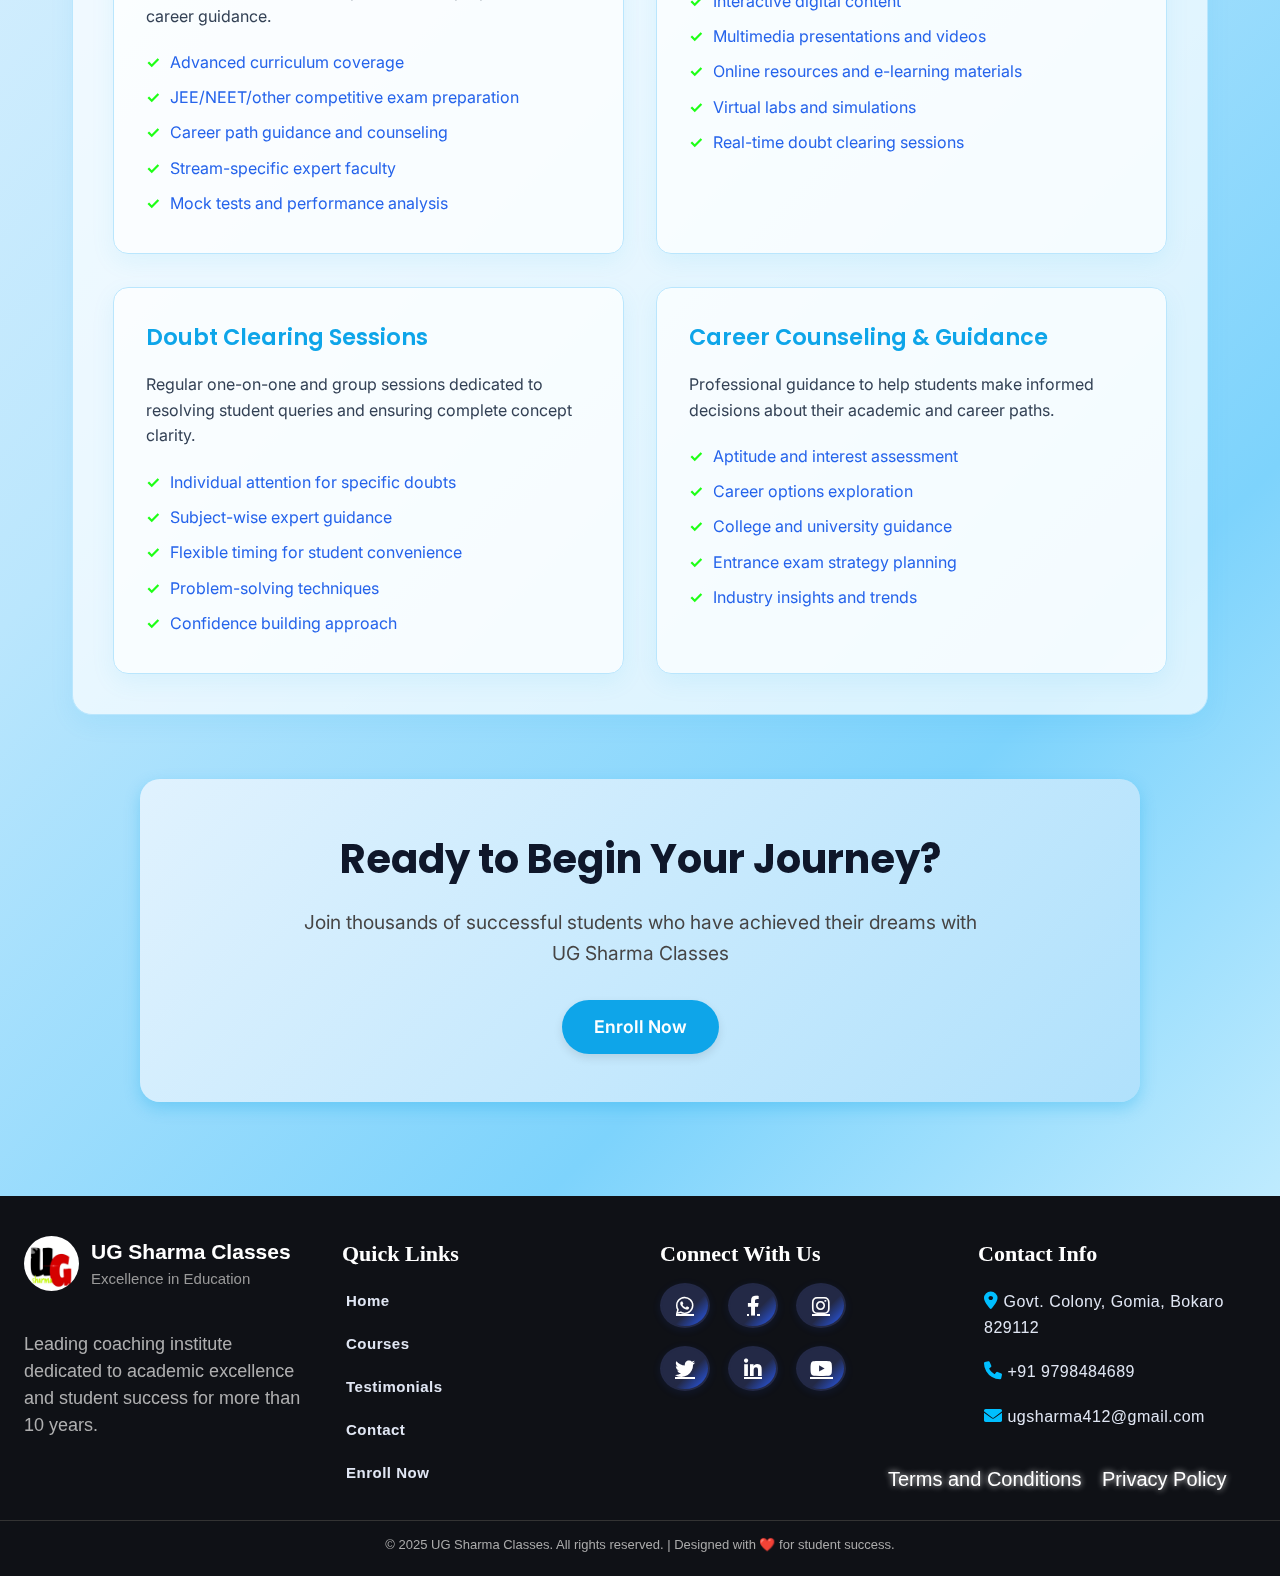
<file: Courses.html>
<!DOCTYPE html>
<html lang="en">

<head>
    <meta charset="UTF-8">
    <meta name="viewport" content="width=device-width, initial-scale=1.0">
    <meta name="description"
        content="UG Sharma Classes - Premier coaching institute offering quality education from primary to senior secondary levels. Expert faculty, smart classes, doubt clearing sessions, and career guidance.">
    <meta name="keywords"
        content="UG Sharma Classes, coaching institute, education, primary school coaching, secondary school coaching, smart classes, career counseling, exam preparation, quality education">
     <!-- Standard Favicon -->
    <link rel="icon" href="images/favicon.ico" type="image/x-icon">
    <link rel="shortcut icon" href="images/favicon.ico" type="image/x-icon">

    <!-- PNG Icons for Various Sizes -->
    <link rel="icon" type="image/png" sizes="32x32" href="images/favicon-32x32.png">
    <link rel="icon" type="image/png" sizes="96x96" href="images/favicon-96x96.png">
    <link rel="icon" type="image/png" sizes="16x16" href="images/favicon-16x16.png">

    <!-- Apple Touch Icon -->
    <link rel="apple-touch-icon" sizes="180x180" href="images/apple-touch-icon.png">

    <!-- Web Manifest -->
    <link rel="manifest" href="images/site.webmanifest">

    
    <meta name="publisher" content="UG Sharma Classes" />
    <meta name="creator" content="Naman" />
    <meta property="og:title" content="UG Sharma Classes - Courses">
    <meta property="og:description"
        content="Discover excellence in education with UG Sharma Classes. Comprehensive coaching from Classes 4-12, smart learning, and career guidance.">
    <meta property="og:type" content="website">
    <title>Couses | UG Sharma Classes</title>

    <!-- Google Fonts -->
    <link rel="preconnect" href="https://fonts.googleapis.com">
    <link rel="preconnect" href="https://fonts.gstatic.com" crossorigin>
    <!-- Font Awesome CDN for Icons -->
    <link rel="stylesheet" href="https://cdnjs.cloudflare.com/ajax/libs/font-awesome/6.0.0/css/all.min.css">
    <link
        href="https://fonts.googleapis.com/css2?family=Inter:wght@300;400;500;600;700;800&family=Poppins:wght@300;400;500;600;700;800&display=swap"
        rel="stylesheet">

    <style>
        * {
            margin: 0;
            padding: 0;
            box-sizing: border-box;
            will-change: transform, opacity;
        }

        html {
            scroll-behavior: smooth;
        }

        body {
            font-family: 'Inter', -apple-system, BlinkMacSystemFont, sans-serif;
            line-height: 1.6;
            background: linear-gradient(135deg, #0f172a 0%, #1e293b 25%, #0ea5e9 50%, #38bdf8 75%, #7dd3fc 100%);
            min-height: 100vh;
            overflow-x: hidden;
            transition: background-position 0.3s cubic-bezier(0.4, 0, 0.2, 1);
        }

        /* Glassmorphism Header */
        .header {
            backdrop-filter: blur(20px);
            background: rgba(15, 23, 42, 0.8);
            border-bottom: 1px solid rgba(56, 189, 248, 0.3);
            padding: 1rem 0;
            position: sticky;
            top: 0;
            z-index: 1000;
            box-shadow: 0 8px 32px rgba(14, 165, 233, 0.2);
        }

        .nav-container {
            max-width: 1200px;
            margin: 0 auto;
            padding: 0 2rem;
            display: flex;
            justify-content: space-between;
            align-items: center;
        }

        .logo-container {
            display: flex;
            align-items: center;
            gap: 1rem;
        }

        .logo-icon {
            width: 50px;
            height: 50px;
            background: linear-gradient(135deg, #0ea5e9, #38bdf8);
            border-radius: 12px;
            display: flex;
            align-items: center;
            justify-content: center;
            font-size: 1.5rem;
            color: white;
            font-weight: bold;
            box-shadow: 0 4px 15px rgba(14, 165, 233, 0.3);
        }

        .logo {
            font-family: 'Poppins', sans-serif;
            font-size: 1.8rem;
            font-weight: 700;
            color: #f8fafc;
            text-shadow: 2px 2px 4px rgba(0, 0, 0, 0.3);
        }

        .nav-links {
            display: flex;
            list-style: none;
            gap: 2rem;
        }

        .nav-links a {
            color: #f1f5f9;
            text-decoration: none;
            transition: all 0.3s ease;
            padding: 0.5rem 1rem;
            border-radius: 25px;
            font-weight: 500;
            font-family: 'Inter', sans-serif;
        }

        .nav-links a:hover {
            background: rgba(56, 189, 248, 0.2);
            color: #7dd3fc;
            transform: translateY(-2px);
        }

        .nav-right {
            display: flex;
            align-items: center;
            gap: 1.5rem;
            margin-left: auto;
            position: relative;
        }

        .theme-toggle {
            margin-left: 1.4rem;
            background: none;
            border: none;
            cursor: pointer;
            font-size: 1.6rem;
            padding: 6px 8px;
            border-radius: 50%;
            transition: background 0.2s;
            align-self: flex-end;
            margin-right: -10px;
            margin-top: -5px;
        }

        .theme-toggle:hover,
        .theme-toggle:focus {
            background: rgba(56, 189, 248, 0.15);
            outline: none;
        }

        /* Main Content */
        .main-content {
            max-width: 1200px;
            margin: 0 auto;
            padding: 2rem;
        }

        .hero-section {
            text-align: center;
            padding: 4rem 0;
            color: #f8fafc;
            margin-bottom: 3rem;
        }

        .hero-title {
            font-family: 'Poppins', sans-serif;
            font-size: 3.5rem;
            font-weight: 800;
            margin-bottom: 1rem;
            text-shadow: 2px 2px 4px rgba(0, 0, 0, 0.3);
            background: linear-gradient(135deg, #ffffff, #ecf1f8, #7dd3fc);
            -webkit-background-clip: text;
            -webkit-text-fill-color: transparent;
            background-clip: text;
            animation: fadeInUp 1s ease-out;
        }

        .hero-subtitle {
            font-family: 'Inter', sans-serif;
            font-size: 1.3rem;
            font-weight: 400;
            color: #e7ebf0;
            max-width: 600px;
            margin: 0 auto;
            animation: fadeInUp 1s ease-out 0.3s both;
        }


        /* Glass Cards */
        .glass-card {
            backdrop-filter: blur(20px);
            background: rgba(15, 23, 42, 0.4);
            border-radius: 20px;
            padding: 2.5rem;
            margin-bottom: 2rem;
            border: 1px solid rgba(56, 189, 248, 0.2);
            box-shadow: 0 8px 32px rgba(14, 165, 233, 0.15);
            position: relative;
            overflow: hidden;
        }

        .glass-card::before {
            content: '';
            position: absolute;
            top: -50%;
            left: -50%;
            width: 200%;
            height: 200%;
            background: conic-gradient(from 0deg, transparent, rgba(56, 189, 248, 0.1), transparent, rgba(125, 211, 252, 0.08), transparent);
            opacity: 0;
        }

        .glass-card::after {
            content: '';
            position: absolute;
            top: 0;
            left: 0;
            right: 0;
            bottom: 0;
            background: linear-gradient(135deg, rgba(56, 189, 248, 0.05) 0%, transparent 50%, rgba(125, 211, 252, 0.03) 100%);
            border-radius: inherit;
            opacity: 0;
        }

        .glass-card:hover {
            box-shadow:
                0 20px 60px rgba(14, 165, 233, 0.3),
                0 0 0 1px rgba(56, 189, 248, 0.4),
                inset 0 1px 0 rgba(255, 255, 255, 0.1);
            border-color: rgba(56, 189, 248, 0.5);
        }

        .glass-card:hover::before {
            opacity: 1;
        }

        .glass-card:hover::after {
            opacity: 1;
        }

        .section-title {
            font-family: 'Poppins', sans-serif;
            font-size: 2.2rem;
            font-weight: 700;
            color: #f8fafc;
            margin-bottom: 1.5rem;
            text-align: center;
            text-shadow: 1px 1px 2px rgba(0, 0, 0, 0.3);
        }

        .intro-text {
            font-family: 'Inter', sans-serif;
            font-size: 1.1rem;
            font-weight: 400;
            color: #e2e8f0;
            text-align: center;
            line-height: 1.8;
            max-width: 800px;
            margin: 0 auto;
        }

        .courses-grid {
            display: grid;
            grid-template-columns: repeat(auto-fit, minmax(350px, 1fr));
            gap: 2rem;
            margin-top: 2rem;
        }

        .course-card {
            backdrop-filter: blur(15px);
            background: rgba(15, 23, 42, 0.5);
            border-radius: 15px;
            padding: 2rem;
            border: 1px solid rgba(56, 189, 248, 0.3);
            position: relative;
            overflow: hidden;
        }

        .course-card::before {
            content: '';
            position: absolute;
            top: 0;
            left: -100%;
            width: 100%;
            height: 100%;
            background: linear-gradient(90deg,
                    transparent,
                    rgba(56, 189, 248, 0.2) 50%,
                    transparent);
        }

        .course-card::after {
            content: '';
            position: absolute;
            top: -2px;
            left: -2px;
            right: -2px;
            bottom: -2px;
            background: linear-gradient(45deg,
                    rgba(56, 189, 248, 0.4),
                    rgba(125, 211, 252, 0.3),
                    rgba(14, 165, 233, 0.4));
            border-radius: inherit;
            z-index: -1;
            opacity: 0;
        }


        .course-title {
            font-family: 'Poppins', sans-serif;
            font-size: 1.4rem;
            color: #f8fafc;
            margin-bottom: 1rem;
            font-weight: 600;
        }

        .course-description {
            font-family: 'Inter', sans-serif;
            color: #cbd5e1;
            line-height: 1.6;
            font-weight: 400;
        }

        .course-features {
            list-style: none;
            margin-top: 1rem;
        }

        .course-features li {
            font-family: 'Inter', sans-serif;
            color: #94a3b8;
            padding: 0.3rem 0;
            position: relative;
            padding-left: 1.5rem;
            font-weight: 400;
        }

        .course-features li::before {
            content: '✓';
            position: absolute;
            left: 0;
            color: #1eff16;
            font-weight: bold;
        }

        /* Cta Section Styling */
        .cta-section {
            background: linear-gradient(135deg, #0ea5e9, #0a6f9b);
            padding: 3rem 2rem;
            border-radius: 20px;
            text-align: center;
            margin: 4rem auto 2rem;
            max-width: 1000px;
            box-shadow: 0 6px 16px rgba(14, 165, 233, 0.3);
        }

        .cta-section .section-title {
            font-size: 2.5rem;
            color: #ffffff;
            font-family: 'Poppins', sans-serif;
            font-weight: 700;
            margin-bottom: 1rem;
            text-shadow: 0 1px 4px rgba(0, 0, 0, 0.2);
        }

        .cta-section p {
            font-size: 1.2rem;
            color: #dde9e9;
            margin-bottom: 2rem;
            font-family: 'Inter', sans-serif;
            max-width: 700px;
            margin-left: auto;
            margin-right: auto;
        }

        .cta-button {
            display: inline-block;
            background-color: #ffffff;
            color: #0ea5e9;
            font-size: 1.1rem;
            font-weight: 600;
            padding: 0.8rem 2rem;
            border-radius: 50px;
            text-decoration: none;
            transition: background-color 0.3s ease, transform 0.2s ease;
            box-shadow: 0 4px 10px rgba(0, 0, 0, 0.1);
        }

        .cta-button:hover {
            background-color: #e0f2fe;
            transform: translateY(-2px);
        }

        /* Responsive adjustments */
        @media (max-width: 768px) {
            .cta-section {
                padding: 2rem 1.2rem;
                margin: 3rem 1rem;
            }

            .cta-section .section-title {
                font-size: 2rem;
            }

            .cta-section p {
                font-size: 1rem;
            }

            .cta-button {
                font-size: 1rem;
                padding: 0.7rem 1.5rem;
            }
        }

        @media (max-width: 480px) {
            .cta-section {
                padding: 2rem 1rem;
                margin: 2rem 0.5rem;
                border-radius: 16px;
            }

            .cta-section .section-title {
                font-size: 1.6rem;
            }

            .cta-section p {
                font-size: 0.95rem;
            }

            .cta-button {
                width: 100%;
                max-width: 280px;
                font-size: 1rem;
            }
        }



        /* Footer */
        /* === Custom Footer Styles === */
        .custom-footer {
            background-color: #0f1116;
            color: white;
            width: 100%;
            padding-top: 40px;
            padding-bottom: 20px;
            font-family: 'Segoe UI', sans-serif;
            margin-top: 30px;
        }

        .footer-container {
            max-width: 100%;
            margin: 0 auto;
            padding: 0 24px;
            display: flex;
            flex-wrap: wrap;
            gap: 40px;
            justify-content: space-between;
        }

        .footer-column {
            flex: 1 1 220px;
            min-width: 200px;
        }

        .footer-logo {
            display: flex;
            align-items: center;
            gap: 12px;
            margin-bottom: 16px;
        }

        .footer-logo-img {
            width: 55px;
            height: 55px;
            border-radius: 50%;
        }

        .footer-title {
            font-size: 21px;
            font-weight: 600;
            margin-bottom: 5px;
            margin-top: -1px;
        }

        .footer-subtext {
            color: #999999 !important;
            font-size: 15px !important;
            margin-top: -7px !important;
        }

        .footer-description {
            color: #cccccc !important;
            font-size: 18px !important;
            font-weight: 400 !important;
            line-height: 1.5 !important;
            opacity: 0.85 !important;
            margin-top: 40px !important;
            text-align: left !important;
            font-family: 'Arial';
        }


        .footer-heading {
            font-size: 22px;
            font-family: 'Algerian';
            font-weight: 600;
            margin-bottom: 12px;
        }

        .footer-links,
        .footer-contact {
            list-style: none;
            padding: 0;
            margin: 0;
        }

        .footer-links li,
        .footer-contact li {
            margin-bottom: 7px;
            font-size: 15px;
            color: #e0e6f3;
            padding: 6px 0 6px 0;
            border-radius: 8px;
            transition: background 0.3s, color 0.3s, box-shadow 0.3s, transform 0.2s;
            position: relative;
            cursor: pointer;
        }

        .footer-links li a {
            text-decoration: none;
            color: #e0e6f3;
            font-weight: 600;
            letter-spacing: 0.5px;
            transition: color 0.3s, text-shadow 0.3s;
            padding-left: 4px;
            display: inline-block;
        }

        .footer-links li:hover,
        .footer-contact li:hover {
            background: linear-gradient(90deg, #295dfb 0%, #2c354d 100%);
            color: #fff;
            box-shadow: 0 4px 18px rgba(41, 93, 251, 0.10);
            transform: translateX(6px) scale(1.04);
        }

        .footer-links li a:hover {
            color: #00bfff;
            text-shadow: 0 0 8px #00bfff;
        }

        .footer-contact li {
            display: flex;
            align-items: center;
            gap: 10px;
            font-size: 16px;
            color: #e0e6f3;
            font-weight: 500;
            letter-spacing: 0.5px;
            padding-left: 6px;
            padding-right: 25px;
            display: inline-block;
        }

        .footer-contact li i {
            color: #00bfff;
            font-size: 18px;
            transition: color 0.3s, text-shadow 0.3s;
        }

        .footer-contact li:hover i {
            color: #fff;
            text-shadow: 0 0 8px #00bfff;
        }

        .social-icons {
            display: flex;
            max-width: 200px;
            flex-wrap: wrap;
            gap: 18px;
            align-items: center;
            justify-content: flex-start;
            margin-top: 10px;
            margin-bottom: 8px;
        }

        .social-icons a {
            display: inline-flex;
            width: 50px;
            height: 45px;
            background: linear-gradient(135deg, #232946 60%, #295dfb 100%);
            border-radius: 50%;
            color: #fff;
            align-items: center;
            justify-content: center;
            font-size: 20px;
            box-shadow: 0 2px 8px rgba(41, 93, 251, 0.10);
            transition: background 0.3s, color 0.3s, transform 0.2s, box-shadow 0.3s, border-color 0.3s;
            border: 2px solid #232946;
            position: relative;
        }

        /* WhatsApp */
        .social-icons a.whatsapp:hover {
            background: #25D366;
            color: #fff;
            border-color: #25D366;
            box-shadow: 0 4px 18px #25D36688;
        }

        /* Facebook */
        .social-icons a.facebook:hover {
            background: #1877F3;
            color: #fff;
            border-color: #1877F3;
            box-shadow: 0 4px 18px #1877F388;
        }

        /* Instagram */
        .social-icons a.instagram:hover {
            background: radial-gradient(circle at 30% 110%, #fdf497 0%, #fdf497 5%, #fd5949 45%, #d6249f 60%, #285AEB 90%);
            color: #fff;
            border-color: #d6249f;
            box-shadow: 0 4px 18px #d6249f88;
        }

        /* Twitter/X */
        .social-icons a.twitter:hover {
            background: #1da1f2;
            color: #fff;
            border-color: #1da1f2;
            box-shadow: 0 4px 18px #1da1f288;
        }

        /* LinkedIn */
        .social-icons a.linkedin:hover {
            background: #0077b5;
            color: #fff;
            border-color: #0077b5;
            box-shadow: 0 4px 18px #0077b588;
        }

        /* YouTube */
        .social-icons a.youtube:hover {
            background: #ff0000;
            color: #fff;
            border-color: #ff0000;
            box-shadow: 0 4px 18px #ff000088;
        }

        /* Bottom right links */
        .footer-bottom-links {
            max-width: 1200px;
            margin-bottom: 25px;
            padding: 0 24px;
            display: flex;
            justify-content: flex-end;
            gap: 20px;
            font-size: 20px;
            margin-left: 50px;
            margin-top: -35px;
        }

        .footer-bottom-links a {
            color: white;
            text-shadow: 0 0 6px white;
            text-decoration: none;
            transition: transform 0.3s ease, text-shadow 0.3s ease;
        }

        .footer-bottom-links a:hover {
            transform: scale(1.1);
            text-shadow: 0 0 10px #00bfff;
            color: #00bfff;
        }

        .footer-bottom-bar {
            border-top: 1px solid #333;
            margin-top: 10px;
            padding-top: 14px;
            text-align: center;
            font-size: 13px;
            color: #aaaaaa;
        }

        /* Responsive adjustments */
        @media (max-width: 768px) {
            .footer-container {
                flex-direction: column;
                align-items: flex-start;
            }

            .footer-bottom-links {
                text-align: center;
                flex-direction: column;
                gap: 1px;
                margin-right: 50px;
                margin-top: 5px;
            }
        }

        /* Animations */
        @keyframes fadeInUp {
            from {
                opacity: 0;
                transform: translateY(10px);
            }

            to {
                opacity: 1;
                transform: translateY(0);
            }
        }

        @keyframes glassCardEntrance {
            0% {
                opacity: 0;
                transform: translateY(20px) scale(0.95);
                filter: blur(2px);
            }

            50% {
                opacity: 0.7;
                transform: translateY(20px) scale(0.98);
                filter: blur(5px);
            }

            100% {
                opacity: 1;
                transform: translateY(0) scale(1);
                filter: blur(0);
            }
        }

        @keyframes slideInUp {
            0% {
                opacity: 0;
                transform: translateY(60px) rotateX(-15deg);
            }

            60% {
                opacity: 0.8;
                transform: translateY(-5px) rotateX(5deg);
            }

            100% {
                opacity: 1;
                transform: translateY(0) rotateX(0);
            }
        }

        @keyframes pulse {

            0%,
            100% {
                opacity: 0.6;
            }

            50% {
                opacity: 1;
            }
        }

        /* Responsive Design */
        @media (max-width: 768px) {
            .nav-links {
                display: none;
            }

            .hero-title {
                font-size: 2.5rem;
            }

            .hero-subtitle {
                font-size: 1.1rem;
            }

            .courses-grid {
                grid-template-columns: 1fr;
            }

            .glass-card {
                padding: 1.5rem;
            }

            .main-content {
                padding: 1rem;
            }

            .footer-content {
                grid-template-columns: 1fr;
                text-align: center;
            }

            .social-links {
                justify-content: center;
            }

            .nav-right {
                gap: 0.5rem;
            }

            .theme-toggle {
                margin-left: 0.5rem;
                font-size: 1.4rem;
                padding: 6px 8px;
            }
        }

        @media (max-width: 480px) {
            .hero-title {
                font-size: 2rem;
            }

            .section-title {
                font-size: 1.8rem;
            }

            .nav-container {
                padding: 0 1rem;
            }

            .logo {
                font-size: 1.5rem;
            }
        }

        /* Accessibility */
        @media (prefers-reduced-motion: reduce) {

            *,
            *::before,
            *::after {
                animation-duration: 0.01ms !important;
                animation-iteration-count: 1 !important;
                transition-duration: 0.01ms !important;
            }
        }

        /* Focus styles for accessibility */
        .nav-links a:focus,
        .cta-button:focus,
        .social-links a:focus {
            outline: 2px solid #7dd3fc;
            outline-offset: 2px;
        }

        /* Light Theme Styles */
        body[data-theme="light"] {
            color: #0f172a;
        }

        body[data-theme="light"] .header {
            background: rgb(144, 209, 247);
            border-bottom: 1px solid #bae6fd;
            box-shadow: 0 8px 24px rgba(14, 165, 233, 0.08);
        }

        body[data-theme="light"] .nav-links a:hover {
            background: rgba(14, 165, 233, 0.12);
            color: #0ea5e9;
            transform: translateY(-2px);
        }

        body[data-theme="light"] .logo,
        body[data-theme="light"] .section-title {
            color: #0f172a !important;
            text-shadow: none !important;
        }

        body[data-theme="light"] .hero-title {
            background: linear-gradient(135deg, #0ea5e9, #38bdf8, #7dd3fc);
            -webkit-background-clip: text;
            -webkit-text-fill-color: transparent;
            background-clip: text;
        }

        body[data-theme="light"] .hero-subtitle,
        body[data-theme="light"] .intro-text,
        body[data-theme="light"] .course-description {
            color: #334155 !important;
        }

        body[data-theme="light"] .glass-card,
        body[data-theme="light"] .course-card {
            background: rgba(255, 255, 255, 0.96);
            color: #0f172a !important;
            border-color: #bae6fd;
            box-shadow: 0 8px 24px rgba(14, 165, 233, 0.08);
        }

        body[data-theme="light"] .course-title {
            color: #0ea5e9 !important;
        }

        body[data-theme="light"] .course-features li {
            color: #2563eb !important;
        }

        body[data-theme="light"] .cta-section {
            background: linear-gradient(135deg, #e0f2fe, #b0e1fc);
            color: #0f172a;
        }

        body[data-theme="light"] .cta-section p {
            color: #464545;
        }

        body[data-theme="light"] .cta-button {
            background-color: #0ea5e9;
            color: #fff;
        }

        body[data-theme="light"] .cta-button:hover {
            background-color: #38bdf8;
            color: #0f172a;
        }
    </style>
</head>

<body>
    <!-- Header with Glassmorphism Effect -->
    <header class="header">
        <nav class="nav-container">
            <div class="logo-container">
                <img src="/images/logo.png" alt="UG Sharma Classes Logo" class="logo-img"
                    style="width:50px;height:52px;border-radius:50%;box-shadow:0 2px 8px rgba(14,165,233,0.18);margin-right:12px;margin-left: -20px;">
                <div class="logo">UG Sharma Classes</div>
            </div>
            <div class="nav-right">
                <ul class="nav-links">
                    <li><a href="index.html">Home</a></li>
                    <li><a href="About.html">About</a></li>
                    <li><a href="Courses.html">Courses</a></li>
                    <li><a href="contact.html">Contact</a></li>
                </ul>
                <button class="theme-toggle" id="themeToggle" aria-label="Toggle theme">
                    <span class="theme-icon">🌙</span>
                </button>
            </div>
        </nav>
    </header>

    <!-- Main Content -->
    <main class="main-content">
        <!-- Hero Section -->
        <section class="hero-section">
            <h1 class="hero-title">About UG Sharma Classes</h1>
            <p class="hero-subtitle">Empowering minds, shaping futures through excellence in education</p>
        </section>

        <!-- Introduction Section -->
        <section class="glass-card">
            <h2 class="section-title">Our Commitment to Excellence</h2>
            <p class="intro-text">
                At UG Sharma Classes, we believe that every student has the potential to achieve greatness.
                Founded with a vision to provide quality education and nurture young minds, we have been
                dedicated to academic excellence for years. Our experienced faculty, innovative teaching
                methodologies, and personalized attention ensure that each student receives the support
                they need to succeed. We don't just teach subjects; we build confidence, critical thinking
                skills, and a lifelong love for learning.
            </p>
        </section>

        <!-- Courses Section -->
        <section class="glass-card">
            <h2 class="section-title">Our Comprehensive Course Offerings</h2>

            <div class="courses-grid">
                <!-- Primary School Coaching -->
                <div class="course-card">
                    <h3 class="course-title">Primary School Level Coaching (Classes 4-5)</h3>
                    <p class="course-description">
                        Building strong foundations is crucial for academic success. Our primary level program
                        focuses on developing core skills in a fun, interactive environment.
                    </p>
                    <ul class="course-features">
                        <li>Interactive learning techniques</li>
                        <li>Personalized attention for each student</li>
                        <li>Foundation building in Math, Science, and Languages</li>
                        <li>Creative learning activities and games</li>
                        <li>Regular progress monitoring</li>
                    </ul>
                </div>

                <!-- Secondary School Coaching -->
                <div class="course-card">
                    <h3 class="course-title">Secondary School Level Coaching (Classes 6-10)</h3>
                    <p class="course-description">
                        Critical years that shape academic trajectory. We provide comprehensive support
                        for subject mastery and exam preparation.
                    </p>
                    <ul class="course-features">
                        <li>Subject mastery across all disciplines</li>
                        <li>Proven exam preparation strategies</li>
                        <li>Engaging multimedia learning techniques</li>
                        <li>Regular assessments and feedback</li>
                        <li>Board exam preparation and guidance</li>
                    </ul>
                </div>

                <!-- Senior Secondary Coaching -->
                <div class="course-card">
                    <h3 class="course-title">Senior Secondary Level Coaching (Classes 11-12)</h3>
                    <p class="course-description">
                        Advanced curriculum support for higher secondary students with focus on
                        competitive exam preparation and career guidance.
                    </p>
                    <ul class="course-features">
                        <li>Advanced curriculum coverage</li>
                        <li>JEE/NEET/other competitive exam preparation</li>
                        <li>Career path guidance and counseling</li>
                        <li>Stream-specific expert faculty</li>
                        <li>Mock tests and performance analysis</li>
                    </ul>
                </div>

                <!-- Smart Classes -->
                <div class="course-card">
                    <h3 class="course-title">Smart Classes for All Levels</h3>
                    <p class="course-description">
                        Leveraging technology to make learning more engaging, interactive, and effective
                        for students of all ages.
                    </p>
                    <ul class="course-features">
                        <li>Interactive digital content</li>
                        <li>Multimedia presentations and videos</li>
                        <li>Online resources and e-learning materials</li>
                        <li>Virtual labs and simulations</li>
                        <li>Real-time doubt clearing sessions</li>
                    </ul>
                </div>

                <!-- Doubt Clearing Sessions -->
                <div class="course-card">
                    <h3 class="course-title">Doubt Clearing Sessions</h3>
                    <p class="course-description">
                        Regular one-on-one and group sessions dedicated to resolving student queries
                        and ensuring complete concept clarity.
                    </p>
                    <ul class="course-features">
                        <li>Individual attention for specific doubts</li>
                        <li>Subject-wise expert guidance</li>
                        <li>Flexible timing for student convenience</li>
                        <li>Problem-solving techniques</li>
                        <li>Confidence building approach</li>
                    </ul>
                </div>

                <!-- Career Counseling -->
                <div class="course-card">
                    <h3 class="course-title">Career Counseling & Guidance</h3>
                    <p class="course-description">
                        Professional guidance to help students make informed decisions about their
                        academic and career paths.
                    </p>
                    <ul class="course-features">
                        <li>Aptitude and interest assessment</li>
                        <li>Career options exploration</li>
                        <li>College and university guidance</li>
                        <li>Entrance exam strategy planning</li>
                        <li>Industry insights and trends</li>
                    </ul>
                </div>
            </div>
        </section>

        <!-- Call to Action Section -->
        <section class="cta-section">
            <h2 class="section-title">Ready to Begin Your Journey?</h2>
            <p>
                Join thousands of successful students who have achieved their dreams with UG Sharma Classes
            </p>
            <a href="enroll page.html" class="cta-button">Enroll Now</a>
        </section>
    </main>

    <!--Footer Starts-->
    <footer class="custom-footer">
        <div class="footer-container">
            <!-- Logo & Description -->
            <div class="footer-column">
                <div class="footer-logo">
                    <img src="/images/logo.png" alt="UG Logo" class="footer-logo-img">
                    <div>
                        <h3 class="footer-title">UG Sharma Classes</h3>
                        <p class="footer-subtext">Excellence in Education</p>
                    </div>
                </div>
                <p class="footer-description">
                    Leading coaching institute dedicated to academic excellence and student success for more
                    than 10
                    years.
                </p>
            </div>

            <!-- Quick Links -->
            <div class="footer-column">
                <h4 class="footer-heading">Quick Links</h4>
                <ul class="footer-links">
                    <li><a href="index.html">Home</a></li>
                    <li><a href="courses.html">Courses</a></li>
                    <li><a href="Testimonials.html">Testimonials</a></li>
                    <li><a href="contact.html">Contact</a></li>
                    <li><a href="enroll page.html">Enroll Now</a></li>
                </ul>
            </div>

            <!-- Social Media -->
            <div class="footer-column">
                <h4 class="footer-heading">Connect With Us</h4>
                <div class="social-icons">
                    <a href="https://whatsapp.com/channel/0029VbAwN2Y2kNFmk7hMjp44" class="whatsapp"><i
                            class="fab fa-whatsapp"></i></a>
                    <a href="https://www.facebook.com/profile.php?id=61574797906927" class="facebook"><i
                            class="fab fa-facebook-f"></i></a>
                    <a href="https://www.instagram.com/ug_sharma_classes/" class="instagram"><i
                            class="fab fa-instagram"></i></a>
                    <a href="https://x.com/UGSharmaClasses" class="twitter"><i class="fab fa-twitter"></i></a>
                    <a href="#" class="linkedin"><i class="fab fa-linkedin-in"></i></a>
                    <a href="https://www.youtube.com/channel/UCnQkp59gl8kYSwRT4R4Mi_A" class="youtube"><i
                            class="fab fa-youtube"></i></a>
                </div>
            </div>

            <!-- Contact Info -->
            <div class="footer-column">
                <h4 class="footer-heading">Contact Info</h4>
                <ul class="footer-contact">
                    <li><i class="fas fa-map-marker-alt"></i> Govt. Colony, Gomia, Bokaro 829112</li>
                    <li><i class="fas fa-phone"></i> +91 9798484689</li>
                    <li><i class="fas fa-envelope"></i> ugsharma412@gmail.com</li>
                </ul>
            </div>
        </div>

        <div class="footer-bottom-links">
            <a href="terms and conditions.html">Terms and Conditions</a>
            <a href="private policy.html">Privacy Policy</a>
        </div>

        <div class="footer-bottom-bar">
            &copy; 2025 UG Sharma Classes. All rights reserved. | Designed with ❤️ for student success.
        </div>
    </footer>

    <script>
        // Smooth scrolling for navigation links
        document.querySelectorAll('a[href^="#"]').forEach(anchor => {
            anchor.addEventListener('click', function (e) {
                e.preventDefault();
                const target = document.querySelector(this.getAttribute('href'));
                if (target) {
                    target.scrollIntoView({
                        behavior: 'smooth',
                        block: 'start'
                    });
                }
            });
        });


        // Add loading animation
        window.addEventListener('load', () => {
            document.body.style.opacity = '1';
        });

        document.addEventListener("DOMContentLoaded", function () {
            const themeToggle = document.getElementById("themeToggle");
            const themeIcon = themeToggle.querySelector(".theme-icon");
            const darkTheme = {
                bodyBg: "linear-gradient(135deg, #0f172a 0%, #1e293b 25%, #0ea5e9 50%, #38bdf8 75%, #7dd3fc 100%)",
                headerBg: "rgba(15, 23, 42, 0.8)",
                cardBg: "rgba(15, 23, 42, 0.4)",
                textColor: "#f8fafc",
                icon: "🌙"
            };
            const lightTheme = {
                bodyBg: "linear-gradient(135deg, #f1f5f9 0%, #e0f2fe 25%, #bae6fd 50%, #7dd3fc 75%, #e0f7ff 100%)",
                headerBg: "rgb(144, 209, 247)",
                cardBg: "rgba(255,255,255,0.7)",
                textColor: "#0f172a",
                icon: "☀️"
            };

            function setTheme(theme) {
                document.body.style.background = theme.bodyBg;
                document.querySelector('.header').style.background = theme.headerBg;
                document.querySelectorAll('.glass-card, .course-card').forEach(card => {
                    card.style.background = theme.cardBg;
                    card.style.color = theme.textColor;
                });
                document.querySelectorAll('.section-title, .logo, .footer-logo-text').forEach(el => {
                    el.style.color = theme.textColor;
                });
                themeIcon.textContent = theme.icon;
                document.body.setAttribute('data-theme', theme.icon === "🌙" ? "dark" : "light");
            }

            // Toggle theme on button click
            themeToggle.addEventListener("click", function () {
                const isDark = document.body.getAttribute('data-theme') !== "light";
                setTheme(isDark ? lightTheme : darkTheme);
            });

            // Optional: Set initial theme based on system preference
            if (window.matchMedia && window.matchMedia('(prefers-color-scheme: dark)').matches) {
                setTheme(darkTheme);
            } else {
                setTheme(lightTheme);
            }
        });
    </script>
</body>

</html>
</file>
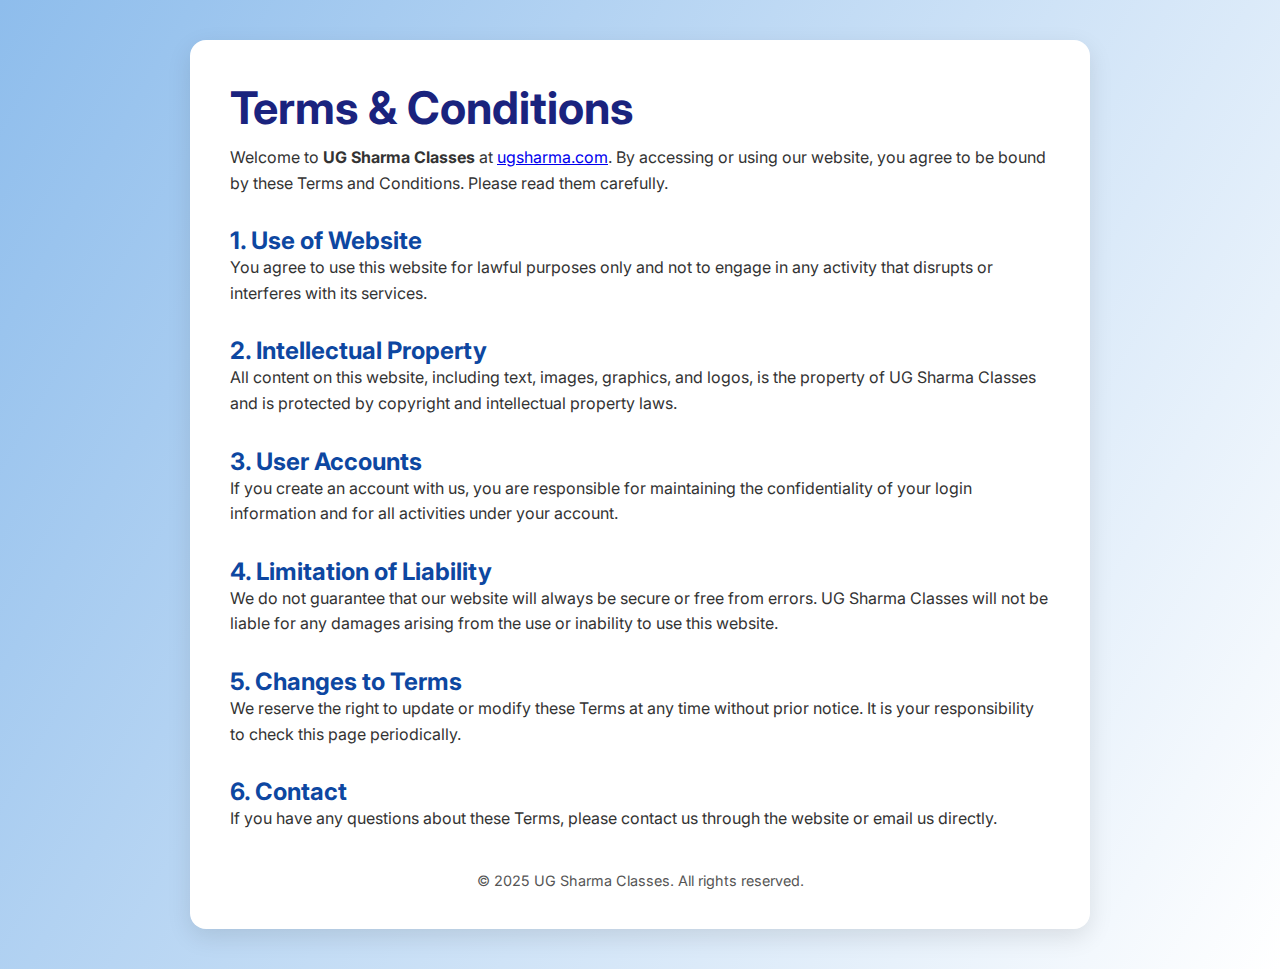
<file: terms and conditions.html>
<!DOCTYPE html>
<html lang="en">

<head>
  <meta charset="UTF-8" />
  <meta name="viewport" content="width=device-width, initial-scale=1.0" />
  <title>Terms & Conditions - UG Sharma Classes</title>
  <!-- Standard Favicon -->
  <link rel="icon" href="images/favicon.ico" type="image/x-icon">
  <link rel="shortcut icon" href="images/favicon.ico" type="image/x-icon">

  <!-- PNG Icons for Various Sizes -->
  <link rel="icon" type="image/png" sizes="32x32" href="images/favicon-32x32.png">
  <link rel="icon" type="image/png" sizes="96x96" href="images/favicon-96x96.png">
  <link rel="icon" type="image/png" sizes="16x16" href="images/favicon-16x16.png">

  <!-- Apple Touch Icon -->
  <link rel="apple-touch-icon" sizes="180x180" href="images/apple-touch-icon.png">

  <!-- Web Manifest -->
  <link rel="manifest" href="images/site.webmanifest">

  <link href="https://fonts.googleapis.com/css2?family=Inter:wght@400;600;800&display=swap" rel="stylesheet">

  <!-- Google Analystics -->
  <script async src="https://www.googletagmanager.com/gtag/js?id=G-T4TV6S9CF6"></script>
  <script>
    window.dataLayer = window.dataLayer || [];
    function gtag() { dataLayer.push(arguments); }
    gtag('js', new Date());
    gtag('config', 'G-T4TV6S9CF6');
  </script>

  <!-- Google Tag Manager -->
  <script>(function (w, d, s, l, i) {
      w[l] = w[l] || []; w[l].push({
        'gtm.start':
          new Date().getTime(), event: 'gtm.js'
      }); var f = d.getElementsByTagName(s)[0],
        j = d.createElement(s), dl = l != 'dataLayer' ? '&l=' + l : ''; j.async = true; j.src =
          'https://www.googletagmanager.com/gtm.js?id=' + i + dl; f.parentNode.insertBefore(j, f);
    })(window, document, 'script', 'dataLayer', 'GTM-PB2L4GMF');</script>
  <!-- End Google Tag Manager -->


  <style>
    * {
      margin: 0;
      padding: 0;
      box-sizing: border-box;
    }

    body {
      font-family: 'Inter', sans-serif;
      background: linear-gradient(120deg, #8ebdec, #ffffff);
      color: #333;
      padding: 40px;
      animation: fadeIn 1.5s ease-in;
    }

    @keyframes fadeIn {
      from {
        opacity: 0;
        transform: translateY(40px);
      }

      to {
        opacity: 1;
        transform: translateY(0);
      }
    }

    .container {
      max-width: 900px;
      margin: auto;
      background: #ffffff;
      padding: 40px;
      border-radius: 16px;
      box-shadow: 0 8px 24px rgba(0, 0, 0, 0.1);
      animation: slideIn 1s ease-out;
    }

    @keyframes slideIn {
      from {
        transform: translateY(-30px);
        opacity: 0;
      }

      to {
        transform: translateY(0);
        opacity: 1;
      }
    }

    h1 {
      font-size: 45px;
      margin-bottom: 10px;
      color: #1a237e;
    }

    p {
      line-height: 1.6;
      margin-bottom: 16px;
      font-size: 1rem;
    }

    h2 {
      margin-top: 30px;
      color: #0d47a1;
    }

    footer {
      text-align: center;
      margin-top: 40px;
      font-size: 0.9rem;
      color: #555;
    }

    @media (max-width: 600px) {
      body {
        padding: 20px;
      }

      .container {
        padding: 24px;
      }
    }
  </style>
</head>

<body>

  <!-- Google Tag Manager (noscript) -->
  <noscript><iframe src="https://www.googletagmanager.com/ns.html?id=GTM-PB2L4GMF" height="0" width="0"
      style="display:none;visibility:hidden"></iframe></noscript>
  <!-- End Google Tag Manager (noscript) -->


  <div class="container">
    <h1>Terms & Conditions</h1>
    <p>Welcome to <strong>UG Sharma Classes</strong> at <a href="https://ugsharma.com/"
        target="_blank">ugsharma.com</a>. By accessing or using our website, you agree to be bound by these Terms and
      Conditions. Please read them carefully.</p>

    <h2>1. Use of Website</h2>
    <p>You agree to use this website for lawful purposes only and not to engage in any activity that disrupts or
      interferes with its services.</p>

    <h2>2. Intellectual Property</h2>
    <p>All content on this website, including text, images, graphics, and logos, is the property of UG Sharma Classes
      and is protected by copyright and intellectual property laws.</p>

    <h2>3. User Accounts</h2>
    <p>If you create an account with us, you are responsible for maintaining the confidentiality of your login
      information and for all activities under your account.</p>

    <h2>4. Limitation of Liability</h2>
    <p>We do not guarantee that our website will always be secure or free from errors. UG Sharma Classes will not be
      liable for any damages arising from the use or inability to use this website.</p>

    <h2>5. Changes to Terms</h2>
    <p>We reserve the right to update or modify these Terms at any time without prior notice. It is your responsibility
      to check this page periodically.</p>

    <h2>6. Contact</h2>
    <p>If you have any questions about these Terms, please contact us through the website or email us directly.</p>

    <footer>
      © 2025 UG Sharma Classes. All rights reserved.
    </footer>
  </div>
</body>

</html>
</file>
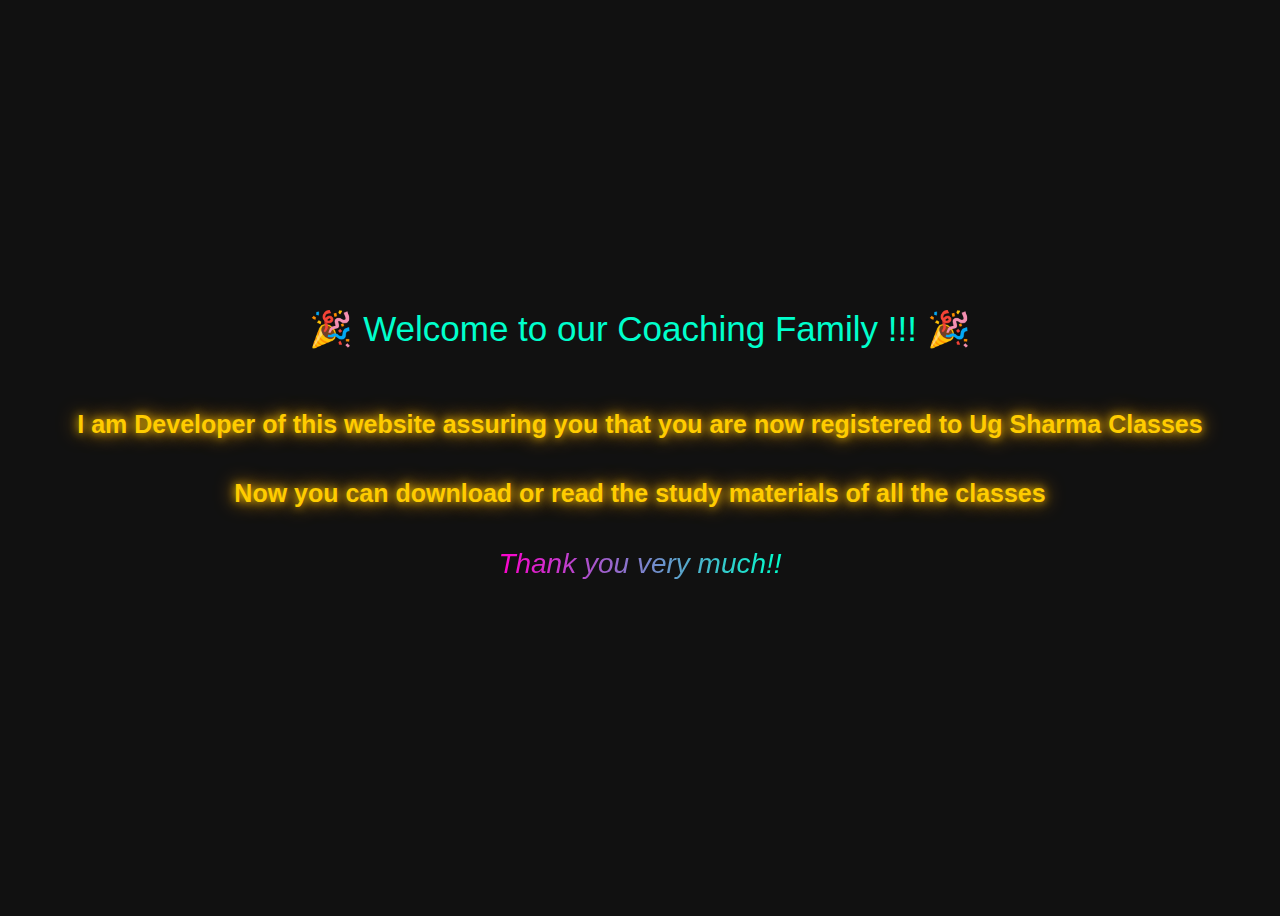
<file: user thanku page.html>
<!DOCTYPE html>
<html lang="en">

<head>
  <meta charset="UTF-8">
  <title>Sign up Completed</title>
  <!-- Standard Favicon -->
  <link rel="icon" href="images/favicon.ico" type="image/x-icon">
  <link rel="shortcut icon" href="images/favicon.ico" type="image/x-icon">

  <!-- PNG Icons for Various Sizes -->
  <link rel="icon" type="image/png" sizes="32x32" href="images/favicon-32x32.png">
  <link rel="icon" type="image/png" sizes="96x96" href="images/favicon-96x96.png">
  <link rel="icon" type="image/png" sizes="16x16" href="images/favicon-16x16.png">

  <!-- Apple Touch Icon -->
  <link rel="apple-touch-icon" sizes="180x180" href="images/apple-touch-icon.png">

  <!-- Web Manifest -->
  <link rel="manifest" href="images/site.webmanifest">

  <!-- Google Analystics -->
  <script async src="https://www.googletagmanager.com/gtag/js?id=G-T4TV6S9CF6"></script>
  <script>
    window.dataLayer = window.dataLayer || [];
    function gtag() { dataLayer.push(arguments); }
    gtag('js', new Date());
    gtag('config', 'G-T4TV6S9CF6');
  </script>

  <!-- Google Tag Manager -->
  <script>(function (w, d, s, l, i) {
      w[l] = w[l] || []; w[l].push({
        'gtm.start':
          new Date().getTime(), event: 'gtm.js'
      }); var f = d.getElementsByTagName(s)[0],
        j = d.createElement(s), dl = l != 'dataLayer' ? '&l=' + l : ''; j.async = true; j.src =
          'https://www.googletagmanager.com/gtm.js?id=' + i + dl; f.parentNode.insertBefore(j, f);
    })(window, document, 'script', 'dataLayer', 'GTM-PB2L4GMF');</script>
  <!-- End Google Tag Manager -->


  <style>
    body {
      background: #111;
      color: #00ffcc;
      font-family: 'Poppins', sans-serif;
      display: flex;
      flex-direction: column;
      justify-content: center;
      align-items: center;
      height: 100vh;
      font-size: 35px;
      text-align: center;
    }

    h2 {
      font-family: 'Roboto', sans-serif;
      font-size: 25px;
      font-weight: bold;
      color: #ffcc00;
      text-shadow: 0 0 10px #ffcc00, 0 0 20px #ff9900;
      margin: 20px 0;
      animation: glowText 2s infinite alternate;
    }

    p {
      font-family: 'Open Sans', sans-serif;
      font-size: 28px;
      color: #ffffff;
      background: linear-gradient(90deg, #ff00cc, #00ffcc);
      -webkit-background-clip: text;
      -webkit-text-fill-color: transparent;
      margin-top: 20px;
      animation: fadeIn 3s ease-in-out;
      font-style: italic;
    }

    @keyframes glowText {
      from {
        text-shadow: 0 0 10px #ffcc00, 0 0 20px #ff9900, 0 0 30px #ff6600;
      }

      to {
        text-shadow: 0 0 20px #ffcc00, 0 0 30px #ff9900, 0 0 40px #ff6600;
      }
    }

    @keyframes fadeIn {
      from {
        opacity: 0;
      }

      to {
        opacity: 1;
      }
    }
  </style>
</head>

<body>

  <!-- Google Tag Manager (noscript) -->
  <noscript><iframe src="https://www.googletagmanager.com/ns.html?id=GTM-PB2L4GMF" height="0" width="0"
      style="display:none;visibility:hidden"></iframe></noscript>
  <!-- End Google Tag Manager (noscript) -->

  🎉 Welcome to our Coaching Family !!! 🎉
  <br><br>
  <h2>I am Developer of this website assuring you that you are now registered to Ug Sharma Classes</h2>
  <h2>Now you can download or read the study materials of all the classes</h2>
  <p>Thank you very much!!</p>
</body>
</html>
</file>
<file: css (notes & ppts).css>
* {
  margin: 0;
  padding: 0;
  box-sizing: border-box;
}

/* Custom Scrollbar */
html {
  scrollbar-width: thin;
  scrollbar-color: #1a73e8 #e3e9f7;
  scroll-behavior: smooth;
}

body {
  font-family: 'Inter', 'Segoe UI', Tahoma, Geneva, Verdana, sans-serif;
  line-height: 1.6;
  overflow-x: hidden;
  background: linear-gradient(135deg, #cee1fd 0%, #c9eefa 25%, #d6e3f8 50%, hsl(214, 89%, 89%) 75%, #93c5fd 100%);
}

/*Progress Bar */
#progressBar {
  position: fixed;
  top: 0;
  left: 0;
  width: 0;
  height: 4px;
  background: linear-gradient(90deg, #667eea, #447bf3, #3dbbf5);
  z-index: 9999;
  box-shadow: 0 2px 10px rgba(102, 126, 234, 0.5);
  transition: width 0.1s ease;
}

/* Header Styles */
.header {
  background: white;
  padding: 1rem 0;
  position: sticky;
  top: 0;
  z-index: 1000;
  box-shadow: 0 2px 10px rgba(102, 126, 234, 0.08);
}

.header-container {
  max-width: 1200px;
  margin: 0 auto;
  padding: 0 2rem;
  display: flex;
  justify-content: space-between;
  align-items: center;
}

.logo {
  font-family: 'Pacifico', cursive;
  font-size: 1.5rem;
  font-weight: bold;
  color: rgb(8, 105, 250);
  text-decoration: none;
  font-style: normal;
  letter-spacing: 2px;
}

#heading {
  display: flex;
  align-items: center;
  justify-content: center;
  padding: 0.5rem 1rem;
  background: linear-gradient(40deg, #e0e7ff 50%, #f2d6f8 100%);
  border-radius: 18px;
  box-shadow: 0 2px 12px rgba(59, 130, 246, 0.07);
  border: solid rgb(100, 99, 99) 1px;
}

#heading h2 {
  font-family: cursive;
  font-size: 1.2rem;
  color: #000000;
  letter-spacing: 1px;
  font-weight: 800;
  margin: 0;
  text-align: center;
}


.search-box {
  position: relative;
  display: flex;
  align-items: center;
}

.search-box input {
  padding: 0.5rem 1rem;
  border: none;
  border-radius: 25px;
  width: 300px;
  outline: none;
  font-size: 0.9rem;
  background: rgba(34, 34, 34, 0.1);
  color: rgb(0, 0, 0);
  backdrop-filter: blur(10px);
}

.search-box input::placeholder {
  color: rgba(0, 0, 0, 0.7);
  font-family: cursive;
}

.search-icon {
  position: absolute;
  right: 15px;
  color: rgba(0, 0, 0, 0.7);
  font-size: 1rem;
}

.header-search-input {
  padding: 0.7rem 2.5rem 0.7rem 1.2rem;
  border: none;
  border-radius: 30px;
  width: 320px;
  font-size: 1rem;
  background: linear-gradient(90deg, #e0e7ff 0%, #f0fdfa 100%);
  color: #222;
  box-shadow: 0 4px 18px rgba(59, 130, 246, 0.08);
  transition: box-shadow 0.3s, background 0.3s;
  outline: none;
}

.header-search-input:focus {
  box-shadow: 0 0 0 3px #3b82f633;
  background: linear-gradient(90deg, #dbeafe 0%, #f0fdfa 100%);
}

.search-box {
  position: relative;
  display: flex;
  align-items: center;
}

.search-icon {
  position: absolute;
  right: 18px;
  top: 50%;
  transform: translateY(-50%);
  pointer-events: none;
  display: flex;
  align-items: center;
}

/* Hero Section */
.hero {
  min-height: 80vh;
  display: flex;
  align-items: center;
  position: relative;
  overflow: hidden;
}

.hero-container {
  max-width: 1200px;
  margin: 0 auto;
  padding: 0 2rem;
  display: grid;
  grid-template-columns: 1fr;
  gap: 3rem;
  z-index: 10;
  position: relative;
}

.hero-content {
  text-align: center;
  color: rgb(0, 0, 0);
  margin-top: 100px;
}

.hero-title {
  font-family: cursive;
  font-size: 3.5rem;
  font-weight: bold;
  margin-bottom: 1.5rem;
  line-height: 1.2;
  color: rgb(0, 0, 0);
  letter-spacing: 2px;
  width: 800px;
}

.hero-description {
  font-size: 1.2rem;
  margin-bottom: 2rem;
  opacity: 0.9;
  max-width: 600px;
  margin-left: auto;
  margin-right: auto;
  color: rgba(75, 75, 75, 0.9);
}

.hero-search {
  margin-bottom: 2rem;
}

.hero-search-box {
  position: relative;
  max-width: 600px;
  margin-left: 110px;
  margin-top: 30px;
}

.hero-search-box input {
  width: 100%;
  padding: 1rem 1.5rem;
  border: none;
  border-radius: 50px;
  font-size: 1rem;
  outline: none;
  background: white;
  box-shadow: 0 10px 30px rgba(0, 0, 0, 0.1);
}

.hero-search-icon {
  position: absolute;
  right: 20px;
  top: 50%;
  transform: translateY(-50%);
  color: #6b7280;
  font-size: 1.2rem;
}

.hero-buttons {
  display: flex;
  gap: 1rem;
  justify-content: center;
  margin-bottom: 4rem;
}

.btn {
  padding: 1rem 2rem;
  border: none;
  border-radius: 50px;
  font-size: 1rem;
  font-weight: 600;
  cursor: pointer;
  transition: all 0.3s ease;
  text-decoration: none;
  display: inline-flex;
  align-items: center;
  gap: 0.5rem;
}

.btn-primary {
  background: #1c6cec;
  color: white;
}

.btn-primary:hover {
  background: #1900fd;
  transform: translateY(-2px);
}

.btn-secondary {
  background: rgba(255, 255, 255, 0);
  color: rgb(58, 58, 58);
  border: 2px solid rgba(0, 0, 0, 0.2);
}

.btn-secondary:hover {
  background: rgba(255, 255, 255, 0.2);
  transform: translateY(-2px);
}

.stats {
  display: flex;
  justify-content: center;
  gap: 8rem;
  margin-top: 2rem;
}

.stat-item {
  text-align: center;
  color: rgb(0, 0, 0);
}

.stat-number {
  font-size: 2.5rem;
  font-weight: bold;
  display: block;
  margin-bottom: 5px;
}

.stat-label {
  font-size: 0.9rem;
  opacity: 0.8;
}

.stat-icon {
  font-size: 2rem;
  margin-bottom: 0px;
  opacity: 0.7;
}

/* Floating Shapes */
.floating-shapes {
  position: absolute;
  top: 0;
  left: 0;
  width: 100%;
  height: 100%;
  pointer-events: none;
}

.shape {
  position: absolute;
  background: rgba(255, 255, 255, 0.15);
  border-radius: 20px;
  animation: float 8s ease-in-out infinite;
  backdrop-filter: blur(10px);
  border: 1px solid rgba(255, 255, 255, 0.1);
}

.shape:nth-child(1) {
  width: 120px;
  height: 120px;
  top: 15%;
  left: 8%;
  animation-delay: 0s;
  transform: rotate(45deg);
}

.shape:nth-child(2) {
  width: 200px;
  height: 200px;
  top: 10%;
  left: 35%;
  animation-delay: 1s;
  transform: rotate(25deg);
}

.shape:nth-child(3) {
  width: 80px;
  height: 80px;
  top: 25%;
  left: 65%;
  animation-delay: 2s;
  border-radius: 50%;
}

.shape:nth-child(4) {
  width: 60px;
  height: 60px;
  top: 45%;
  left: 15%;
  animation-delay: 1.5s;
  transform: rotate(30deg);
}

.shape:nth-child(5) {
  width: 150px;
  height: 150px;
  top: 35%;
  right: 10%;
  animation-delay: 3s;
  transform: rotate(-15deg);
}

.shape:nth-child(6) {
  width: 100px;
  height: 100px;
  bottom: 20%;
  left: 20%;
  animation-delay: 0.5s;
  border-radius: 50%;
}

.shape:nth-child(7) {
  width: 70px;
  height: 70px;
  bottom: 15%;
  right: 25%;
  animation-delay: 2.5s;
  transform: rotate(60deg);
}

.shape:nth-child(8) {
  width: 40px;
  height: 40px;
  top: 60%;
  left: 45%;
  animation-delay: 4s;
  border-radius: 50%;
}

.shape:nth-child(9) {
  width: 90px;
  height: 90px;
  bottom: 30%;
  right: 5%;
  animation-delay: 1.8s;
  transform: rotate(-45deg);
}

.shape:nth-child(10) {
  width: 30px;
  height: 30px;
  top: 70%;
  left: 70%;
  animation-delay: 3.5s;
  border-radius: 50%;
}

.dots {
  position: absolute;
  width: 300px;
  height: 200px;
  top: 20%;
  right: 2%;
  opacity: 0.4;
}

.dots::before {
  content: '';
  position: absolute;
  width: 100%;
  height: 100%;
  background-image: radial-gradient(circle, rgba(255, 255, 255, 0.4) 2px, transparent 2px);
  background-size: 15px 15px;
  animation: float 10s ease-in-out infinite;
}

.dots::after {
  content: '';
  position: absolute;
  width: 150px;
  height: 100px;
  bottom: 10%;
  left: 10%;
  background-image: radial-gradient(circle, rgba(255, 255, 255, 0.3) 1px, transparent 1px);
  background-size: 10px 10px;
  animation: float 12s ease-in-out infinite reverse;
}

@keyframes float {

  0%,
  100% {
    transform: translateY(0px) rotate(0deg);
  }

  33% {
    transform: translateY(-15px) rotate(120deg);
  }

  66% {
    transform: translateY(-25px) rotate(240deg);
  }
}

/*Main Section*/
/* Modern Files Section - Blue theme */
.files-section {
  max-width: 1300px;
  margin: 3rem auto;
  background: rgba(191, 240, 247, 0.9);
  backdrop-filter: blur(20px);
  border: 2px solid rgba(59, 130, 246, 0.2);
  border-radius: 24px;
  padding: 3rem;
  box-shadow: 0 20px 60px rgba(30, 58, 138, 0.1);
  animation: slideInUp 1s ease-out 0.4s both;
}

.files-section h2 {
  text-align: center;
  margin-bottom: 3rem;
  font-size: 2.2rem;
  font-weight: 600;
  color: #1e3a8a;
  text-shadow: 0 2px 10px rgba(30, 58, 138, 0.2);
}

/* Enhanced Table with Stunning Headers */
.table-container {
  overflow-x: auto;
  border-radius: 16px;
  box-shadow: 0 10px 30px rgba(30, 58, 138, 0.1);
}

table {
  width: 100%;
  border-collapse: separate;
  border-spacing: 0;
  background: rgba(255, 255, 255, 0.8);
  border-radius: 16px;
  overflow: hidden;
}

.table-container thead th {
  position: sticky;
  top: 0;
  background: linear-gradient(90deg, #0ea5e9 0%, #38bdf8 100%);
  color: #fff;
  font-weight: 700;
  font-size: 1.08rem;
  letter-spacing: 0.03em;
  padding: 12px 10px;
  border-bottom: 2px solid #7dd3fc;
  box-shadow: 0 2px 8px rgba(14, 165, 233, 0.08);
  z-index: 2;
  pointer-events: none;
}



tbody td {
  padding: 1.5rem;
  text-align: center;
  color: #1e3a8a;
  font-weight: 500;
  border-bottom: 1px solid rgba(59, 130, 246, 0.1);
}

td span {
  font-weight: 600;
  font-size: 1rem;
  color: #1e40af;
}

/* Modern Buttons */
.btn {
  text-decoration: none;
  padding: 0.8rem 1.8rem;
  border-radius: 12px;
  font-size: 0.9rem;
  font-weight: 600;
  display: inline-flex;
  align-items: center;
  gap: 0.5rem;
  position: relative;
  overflow: hidden;
  backdrop-filter: blur(10px);
  border: 1px solid rgba(255, 255, 255, 0.2);
}



.btn-view {
  background: rgba(30, 116, 255, 0.89);
  color: white;
}

.btn-download {
  background: rgba(5, 105, 72, 0.918);
  color: white;
}

/* Enhanced Scroll Button - Blue theme */
#scrollTopBtn {
  display: none;
  width: 50px;
  height: 50px;
  position: fixed;
  bottom: 30px;
  right: 30px;
  z-index: 99;
  font-size: 18px;
  border: none;
  outline: none;
  background: linear-gradient(135deg, #1e3a8a, #3b82f6);
  color: white;
  cursor: pointer;
  padding: 15px;
  border-radius: 50%;
  box-shadow: 0 8px 32px rgba(30, 58, 138, 0.3);
}


/*footer*/
/* === Custom Footer Styles === */
.custom-footer {
  background-color: #0f1116;
  color: white;
  width: 100%;
  padding-top: 40px;
  padding-bottom: 20px;
  font-family: 'Segoe UI', sans-serif;
  margin-top: 30px;
}

.footer-container {
  max-width: 100%;
  margin: 0 auto;
  padding: 0 24px;
  display: flex;
  flex-wrap: wrap;
  gap: 40px;
  justify-content: space-between;
}

.footer-column {
  flex: 1 1 220px;
  min-width: 200px;
}

.footer-logo {
  display: flex;
  align-items: center;
  gap: 12px;
  margin-bottom: 16px;
}

.footer-logo-img {
  width: 55px;
  height: 55px;
  border-radius: 50%;
}

.footer-title {
  font-size: 21px;
  font-weight: 600;
  margin-bottom: 5px;
  margin-top: -1px;
}

.footer-subtext {
  color: #999999 !important;
  font-size: 15px !important;
  margin-top: -7px !important;
}

.footer-description {
  color: #cccccc !important;
  font-size: 18px !important;
  font-weight: 400 !important;
  line-height: 1.5 !important;
  opacity: 0.85 !important;
  margin-top: 40px !important;
  text-align: left !important;
  font-family: 'Arial';
}


.footer-heading {
  font-size: 22px;
  font-family: 'Algerian';
  font-weight: 600;
  margin-bottom: 12px;
}

.footer-links,
.footer-contact {
  list-style: none;
  padding: 0;
  margin: 0;
}

.footer-links li,
.footer-contact li {
  margin-bottom: 7px;
  font-size: 15px;
  color: #e0e6f3;
  padding: 6px 0 6px 0;
  border-radius: 8px;
  transition: background 0.3s, color 0.3s, box-shadow 0.3s, transform 0.2s;
  position: relative;
  cursor: pointer;
}

.footer-links li a {
  text-decoration: none;
  color: #e0e6f3;
  font-weight: 600;
  letter-spacing: 0.5px;
  transition: color 0.3s, text-shadow 0.3s;
  padding-left: 4px;
  display: inline-block;
}

.footer-links li:hover,
.footer-contact li:hover {
  background: linear-gradient(90deg, #295dfb 0%, #2c354d 100%);
  color: #fff;
  box-shadow: 0 4px 18px rgba(41, 93, 251, 0.10);
  transform: translateX(6px) scale(1.04);
}

.footer-links li a:hover {
  color: #00bfff;
  text-shadow: 0 0 8px #00bfff;
}

.footer-contact li {
  display: flex;
  align-items: center;
  gap: 10px;
  font-size: 16px;
  color: #e0e6f3;
  font-weight: 500;
  letter-spacing: 0.5px;
  padding-left: 6px;
  padding-right: 25px;
  display: inline-block;
}

.footer-contact li i {
  color: #00bfff;
  font-size: 18px;
  transition: color 0.3s, text-shadow 0.3s;
}

.footer-contact li:hover i {
  color: #fff;
  text-shadow: 0 0 8px #00bfff;
}

.social-icons {
  display: flex;
  max-width: 200px;
  flex-wrap: wrap;
  gap: 18px;
  align-items: center;
  justify-content: flex-start;
  margin-top: 10px;
  margin-bottom: 8px;
}

.social-icons a {
  display: inline-flex;
  width: 50px;
  height: 45px;
  background: linear-gradient(135deg, #232946 60%, #295dfb 100%);
  border-radius: 50%;
  color: #fff;
  align-items: center;
  justify-content: center;
  font-size: 20px;
  box-shadow: 0 2px 8px rgba(41, 93, 251, 0.10);
  transition: background 0.3s, color 0.3s, transform 0.2s, box-shadow 0.3s, border-color 0.3s;
  border: 2px solid #232946;
  position: relative;
  text-decoration: none;
}

/* WhatsApp */
.social-icons a.whatsapp:hover {
  background: #25D366;
  color: #fff;
  border-color: #25D366;
  box-shadow: 0 4px 18px #25D36688;
}

/* Facebook */
.social-icons a.facebook:hover {
  background: #1877F3;
  color: #fff;
  border-color: #1877F3;
  box-shadow: 0 4px 18px #1877F388;
}

/* Instagram */
.social-icons a.instagram:hover {
  background: radial-gradient(circle at 30% 110%, #fdf497 0%, #fdf497 5%, #fd5949 45%, #d6249f 60%, #285AEB 90%);
  color: #fff;
  border-color: #d6249f;
  box-shadow: 0 4px 18px #d6249f88;
}

/* Twitter/X */
.social-icons a.twitter:hover {
  background: #1da1f2;
  color: #fff;
  border-color: #1da1f2;
  box-shadow: 0 4px 18px #1da1f288;
}

/* LinkedIn */
.social-icons a.linkedin:hover {
  background: #0077b5;
  color: #fff;
  border-color: #0077b5;
  box-shadow: 0 4px 18px #0077b588;
}

/* YouTube */
.social-icons a.youtube:hover {
  background: #ff0000;
  color: #fff;
  border-color: #ff0000;
  box-shadow: 0 4px 18px #ff000088;
}

/* Bottom right links */
.footer-bottom-links {
  max-width: 1200px;
  margin-bottom: 25px;
  padding: 0 24px;
  display: flex;
  justify-content: flex-end;
  gap: 20px;
  font-size: 20px;
  margin-left: 50px;
  margin-top: -35px;
}

.footer-bottom-links a {
  color: white;
  text-shadow: 0 0 6px white;
  text-decoration: none;
  transition: transform 0.3s ease, text-shadow 0.3s ease;
}

.footer-bottom-links a:hover {
  transform: scale(1.1);
  text-shadow: 0 0 10px #00bfff;
  color: #00bfff;
}

.footer-bottom-bar {
  border-top: 1px solid #333;
  margin-top: 10px;
  padding-top: 14px;
  text-align: center;
  font-size: 13px;
  color: #aaaaaa;
}


/* Mobile Styles */
/* Responsive Header */
@media (max-width: 900px) {
  .header-container {
    flex-direction: column;
    align-items: left;
    padding: 0 1rem;

  }

  .logo {
    margin-left: 70px;
  }

  #heading {
    margin: 1rem 0;
    padding: 0.5rem 0.5rem;
  }

  #heading h2 {
    font-size: 1.4rem;
  }

  .search-box {
    display: none;
  }

}

/* Responsive Hero Section */
@media (max-width: 1200px) {
  .hero-container {
    max-width: 100%;
    padding: 0 1rem;
  }

  .hero-title {
    width: 100%;
    font-size: 2.5rem;
  }
}

@media (max-width: 900px) {
  .hero-content {
    margin-top: 60px;
  }

  .hero-title {
    font-size: 2rem;
    width: 100%;
  }

  .hero-description {
    font-size: 1rem;
    max-width: 90vw;
  }

  .hero-search-box {
    max-width: 85%;
  }

  .hero-buttons {
    flex-direction: row;
    gap: 0.5rem;
    align-items: stretch;
    width: fit-content;
  }

  .stats {
    flex-direction: row !important;
    gap: 2rem;
    margin-top: 1rem;
  }
}

/* Responsive Floating Shapes */
@media (max-width: 900px) {
  .floating-shapes .shape {
    width: 40px !important;
    height: 40px !important;
  }

  .floating-shapes .shape svg {
    width: 40px !important;
    height: 40px !important;
  }

  .floating-shapes .shape:nth-child(8),
  .floating-shapes .shape:nth-child(10) {
    width: 24px !important;
    height: 24px !important;
  }

  .dots {
    width: 150px;
    height: 100px;
    top: 10%;
    right: 2%;
  }
}




@media (max-width: 600px) {
  .header-container {
    flex-direction: column;
    align-items: stretch;
    padding: 0 0.5rem;
  }

  .logo {
    font-size: 1.1rem;
  }

  #heading {
    margin: 0.7rem 0;
    padding: 0.3rem 0.3rem;
    border-radius: 12px;
  }

  #heading h2 {
    font-size: 1.1rem;
  }

  .hero-title {
    font-size: 1.3rem;
    margin-bottom: 1rem;
  }

  .hero-description {
    font-size: 0.95rem;
    margin-bottom: 1rem;
  }

  .hero-search-box input {
    font-size: 0.95rem;
    padding: 0.7rem 1rem;
  }

  .btn {
    font-size: 0.95rem;
    padding: 0.7rem 1.2rem;
  }

  .stats {
    flex-direction: column;
    gap: 1rem;
    margin-top: 0.5rem;
  }

  .stat-number {
    font-size: 1.5rem;
  }

  .stat-label {
    font-size: 0.8rem;
  }

  .floating-shapes .shape {
    width: 28px !important;
    height: 28px !important;
  }

  .floating-shapes .shape svg {
    width: 28px !important;
    height: 28px !important;
  }

  .dots {
    width: 80px;
    height: 40px;
    top: 5%;
    right: 2%;
  }
}

@media (max-width: 768px) {
  .hero h1 {
    font-size: 33px;
    width: 300px;
    text-align: center;
  }

  .hero p {
    font-size: 15px;
    width: 300px;
    text-align: center;
  }

  .hero-search-box {
    width: 100% !important;
    max-width: 100% !important;
    margin-left: 0 !important;
    margin-top: 18px !important;
    padding: 0 0.5rem;
  }

  .hero-search-box input {
    font-size: 1rem !important;
    padding: 0.7rem 1.2rem !important;
    border-radius: 30px !important;
    min-width: 0 !important;
    width: 100% !important;
    box-sizing: border-box;
  }

  .hero-search-icon {
    right: 18px !important;
    font-size: 1.1rem !important;
  }

  .files-section h2 {
    font-size: 1.4rem;
    margin-bottom: 1.2rem;
    text-align: center;
    padding: 0 0.2rem;
  }

  .files-section {
    padding: 1rem 0.5rem 1.5rem 0.5rem;
  }

  .table-container {
    overflow-x: auto;
    border-radius: 10px;
    box-shadow: none;
  }

  table {
    width: 100%;
    border: 0;
    display: block;
    font-size: 0.95rem;
    background: rgba(255, 255, 255, 0.97);
  }

  thead {
    display: none;
  }

  tbody tr {
    display: block;
    margin-bottom: 1rem;
    background: #f3f8fd;
    border-radius: 10px;
    box-shadow: 0 2px 8px rgba(30, 58, 138, 0.07);
    padding: 0.7rem 0.5rem;
    border: 1px solid #e0e7ef;
  }

  tbody td {
    display: flex;
    justify-content: space-between;
    align-items: center;
    padding: 0.5rem 0.5rem;
    font-size: 0.98rem;
    border: none;
    text-align: left;
    position: relative;
    min-width: 120px;
    width: 100%;
  }

  tbody td[data-label]:before {
    content: attr(data-label) ": ";
    font-weight: 700;
    color: #1e3a8a;
    flex-shrink: 0;
    margin-right: 0.5rem;
    font-size: 0.97rem;
    min-width: 110px;
    display: inline-block;
  }

  .btn {
    font-size: 12px;
    padding: 0.6rem 1.1rem;
    border-radius: 20px;
    margin-top: 0.2rem;
    width: auto;
    justify-content: center;
  }

  td span {
    font-size: 0.8rem;
    font-weight: 550;
    width: 200px;
  }


  .footer-container {
    flex-direction: column;
    align-items: flex-start;
  }

  .footer-bottom-links {
    text-align: center;
    flex-direction: column;
    gap: 1px;
    margin-right: 50px;
    margin-top: 5px;
  }

  .footer-bottom-bar {
    font-size: 10px;
    font-weight: 550;
  }

}
</file>
